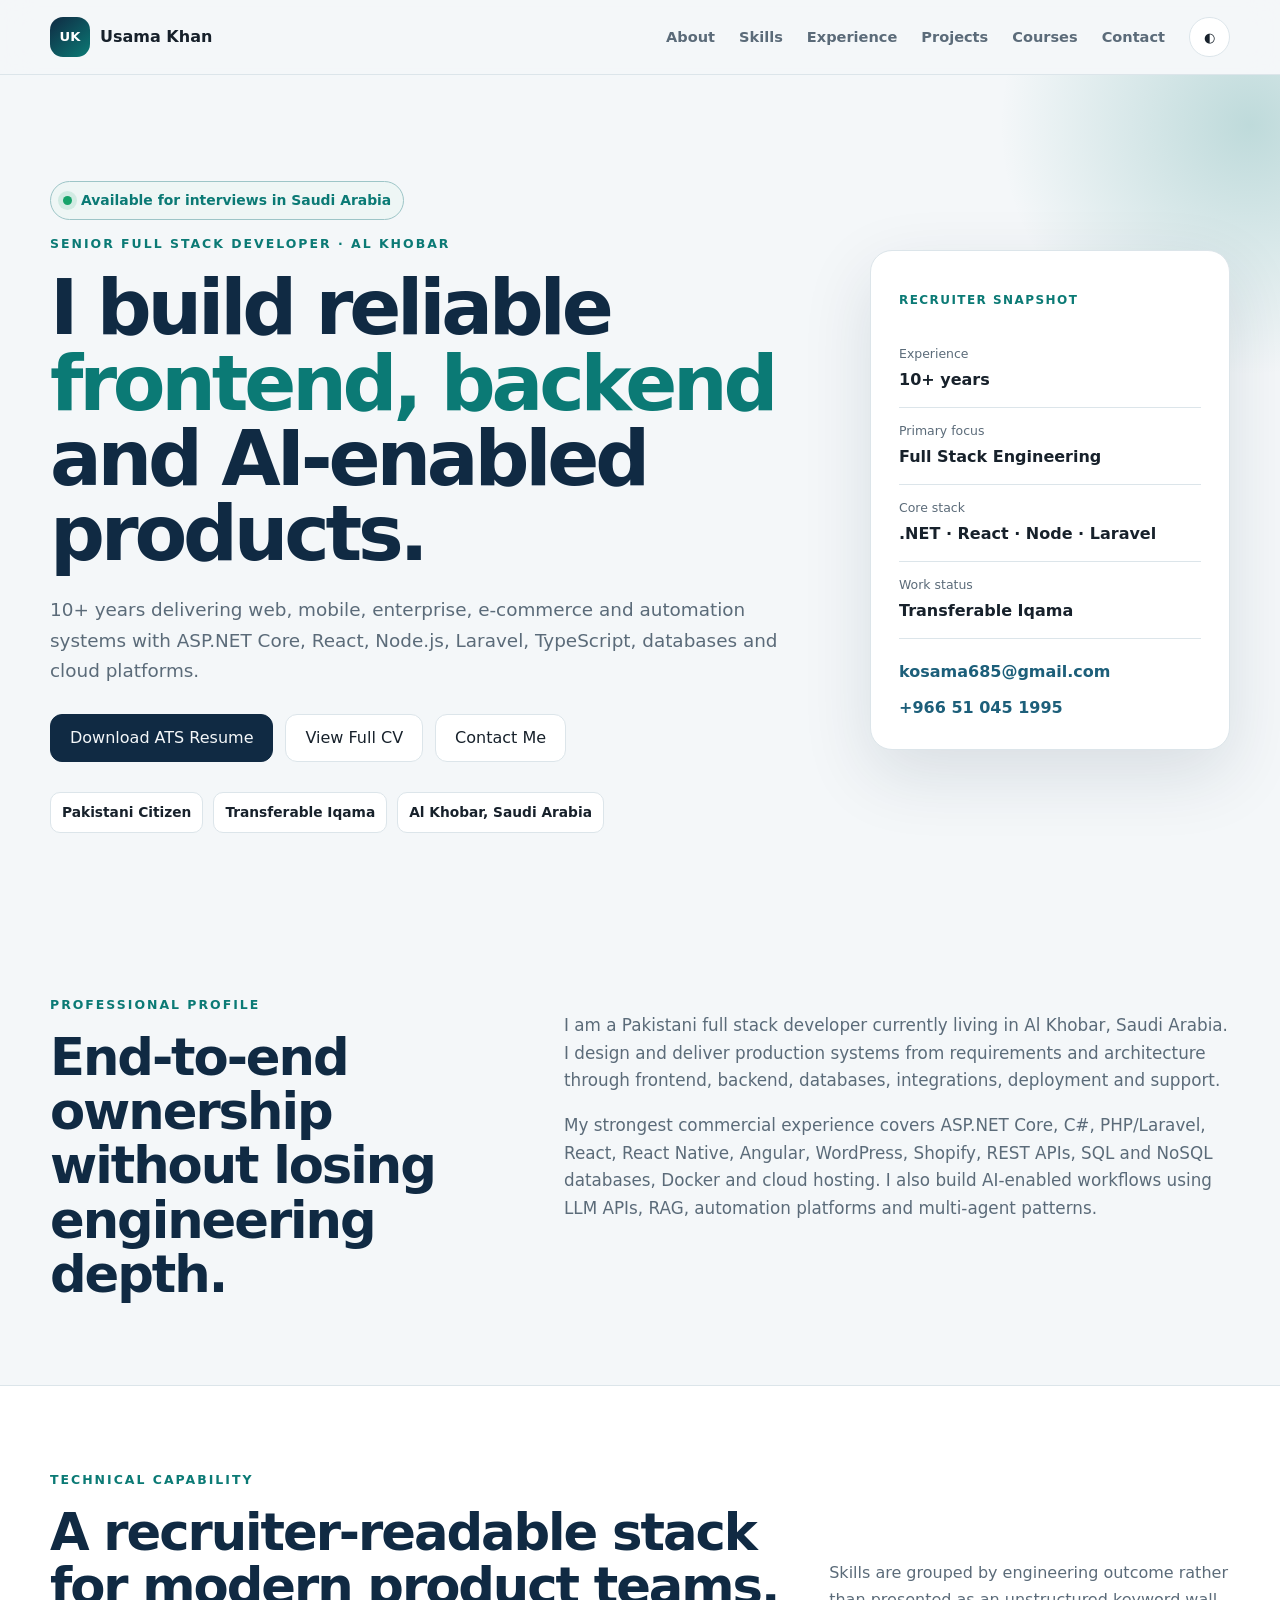
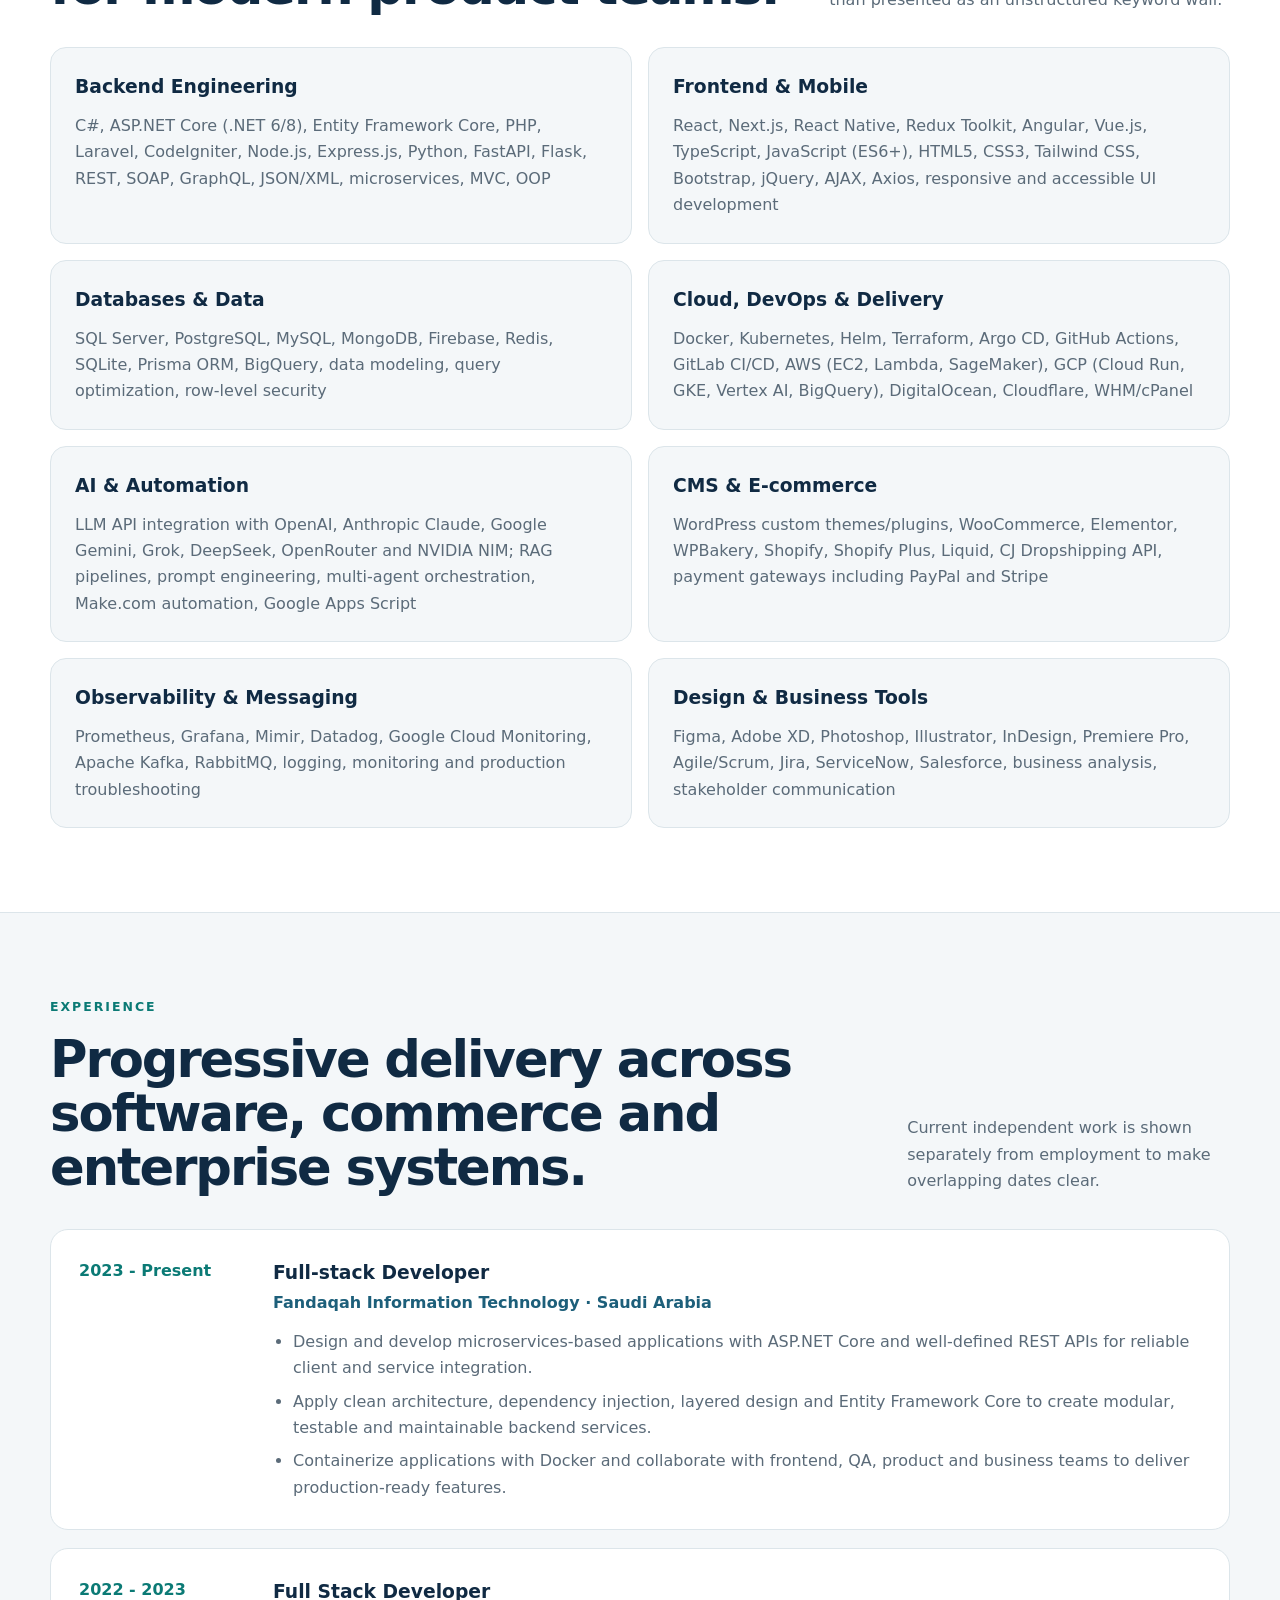
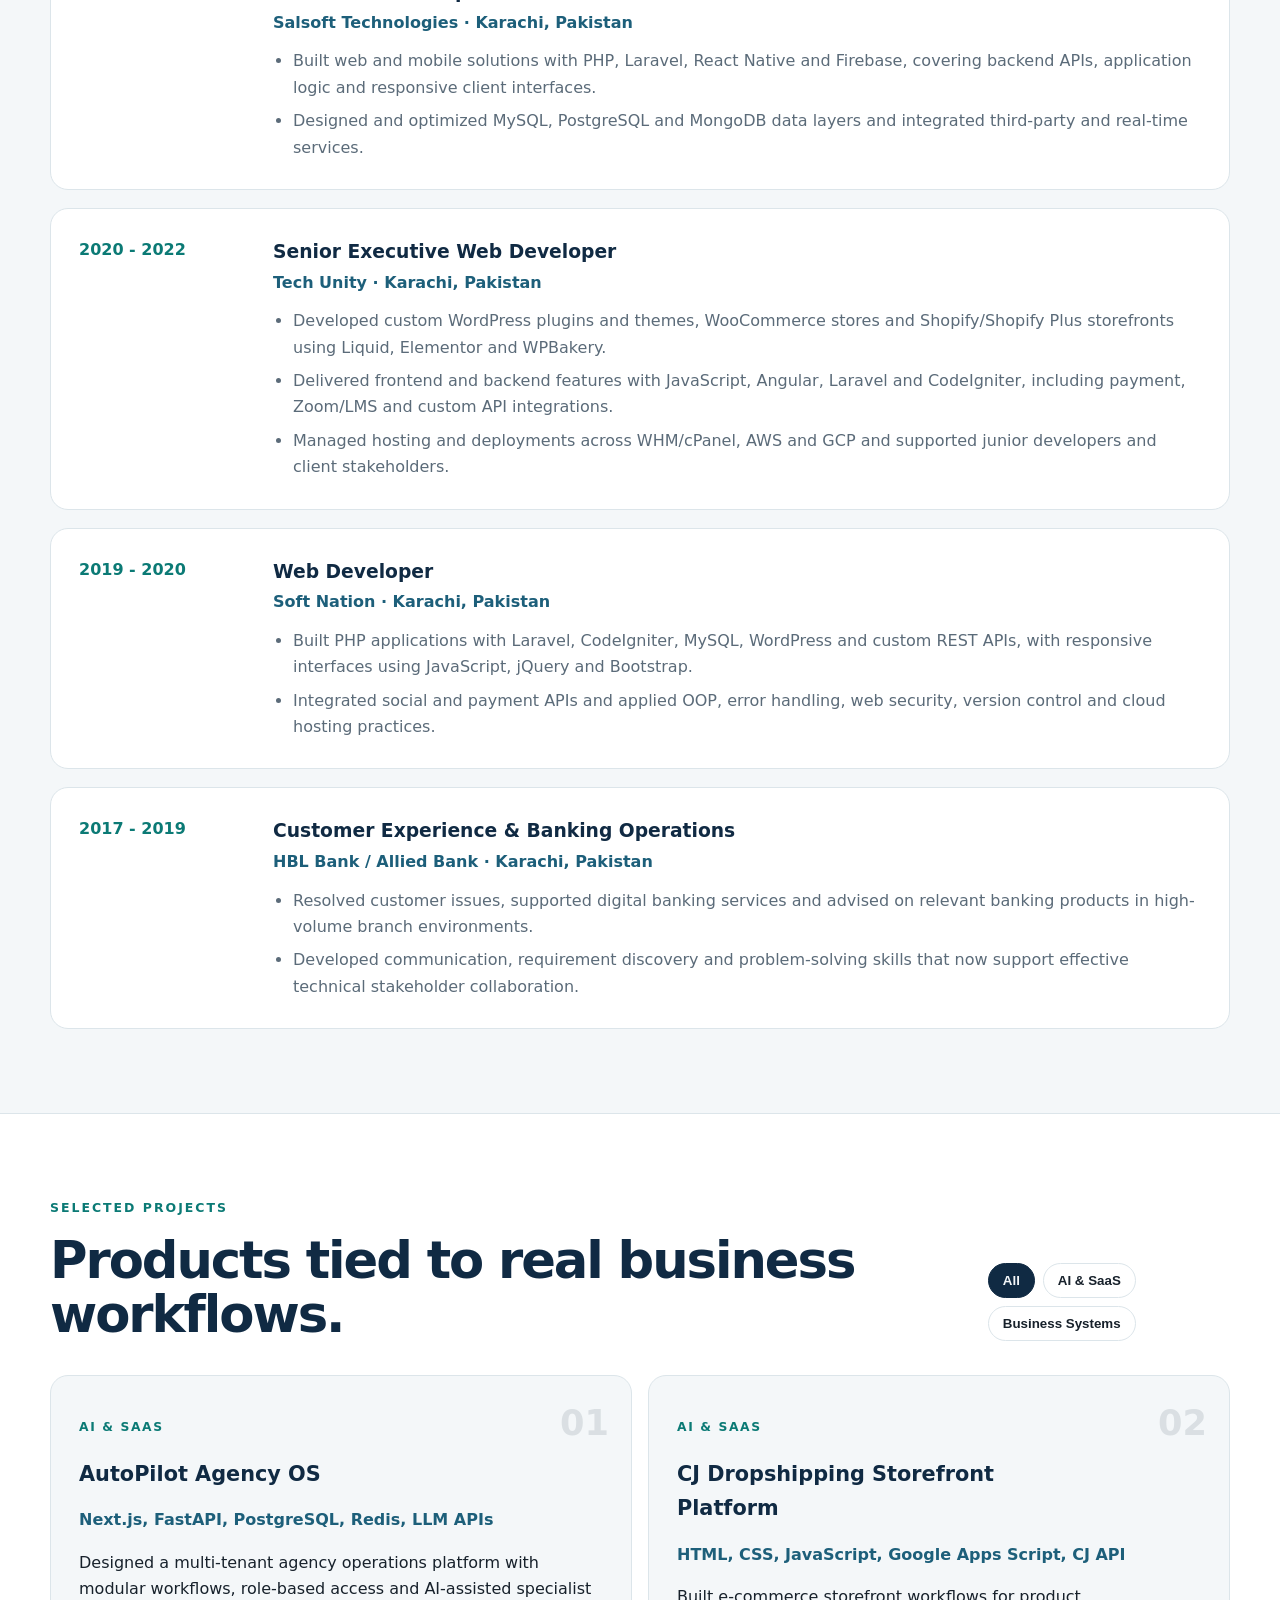
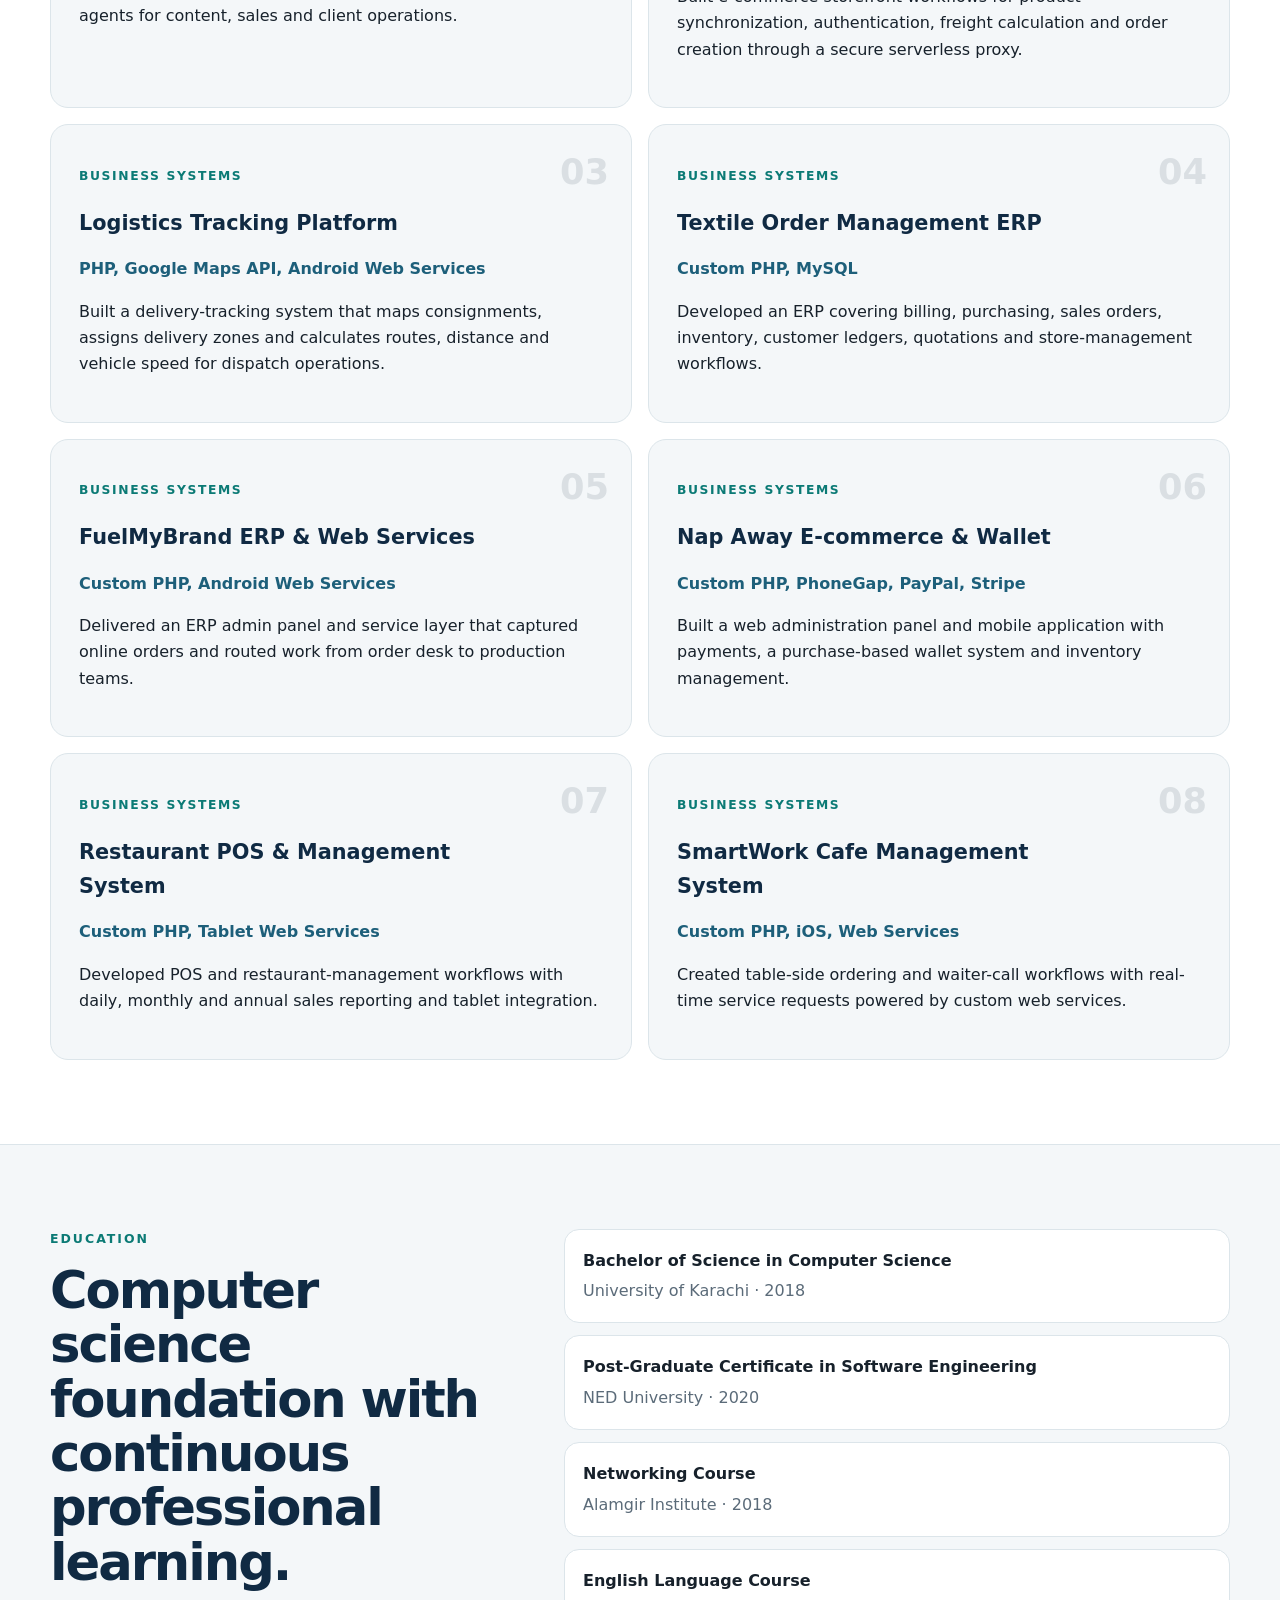
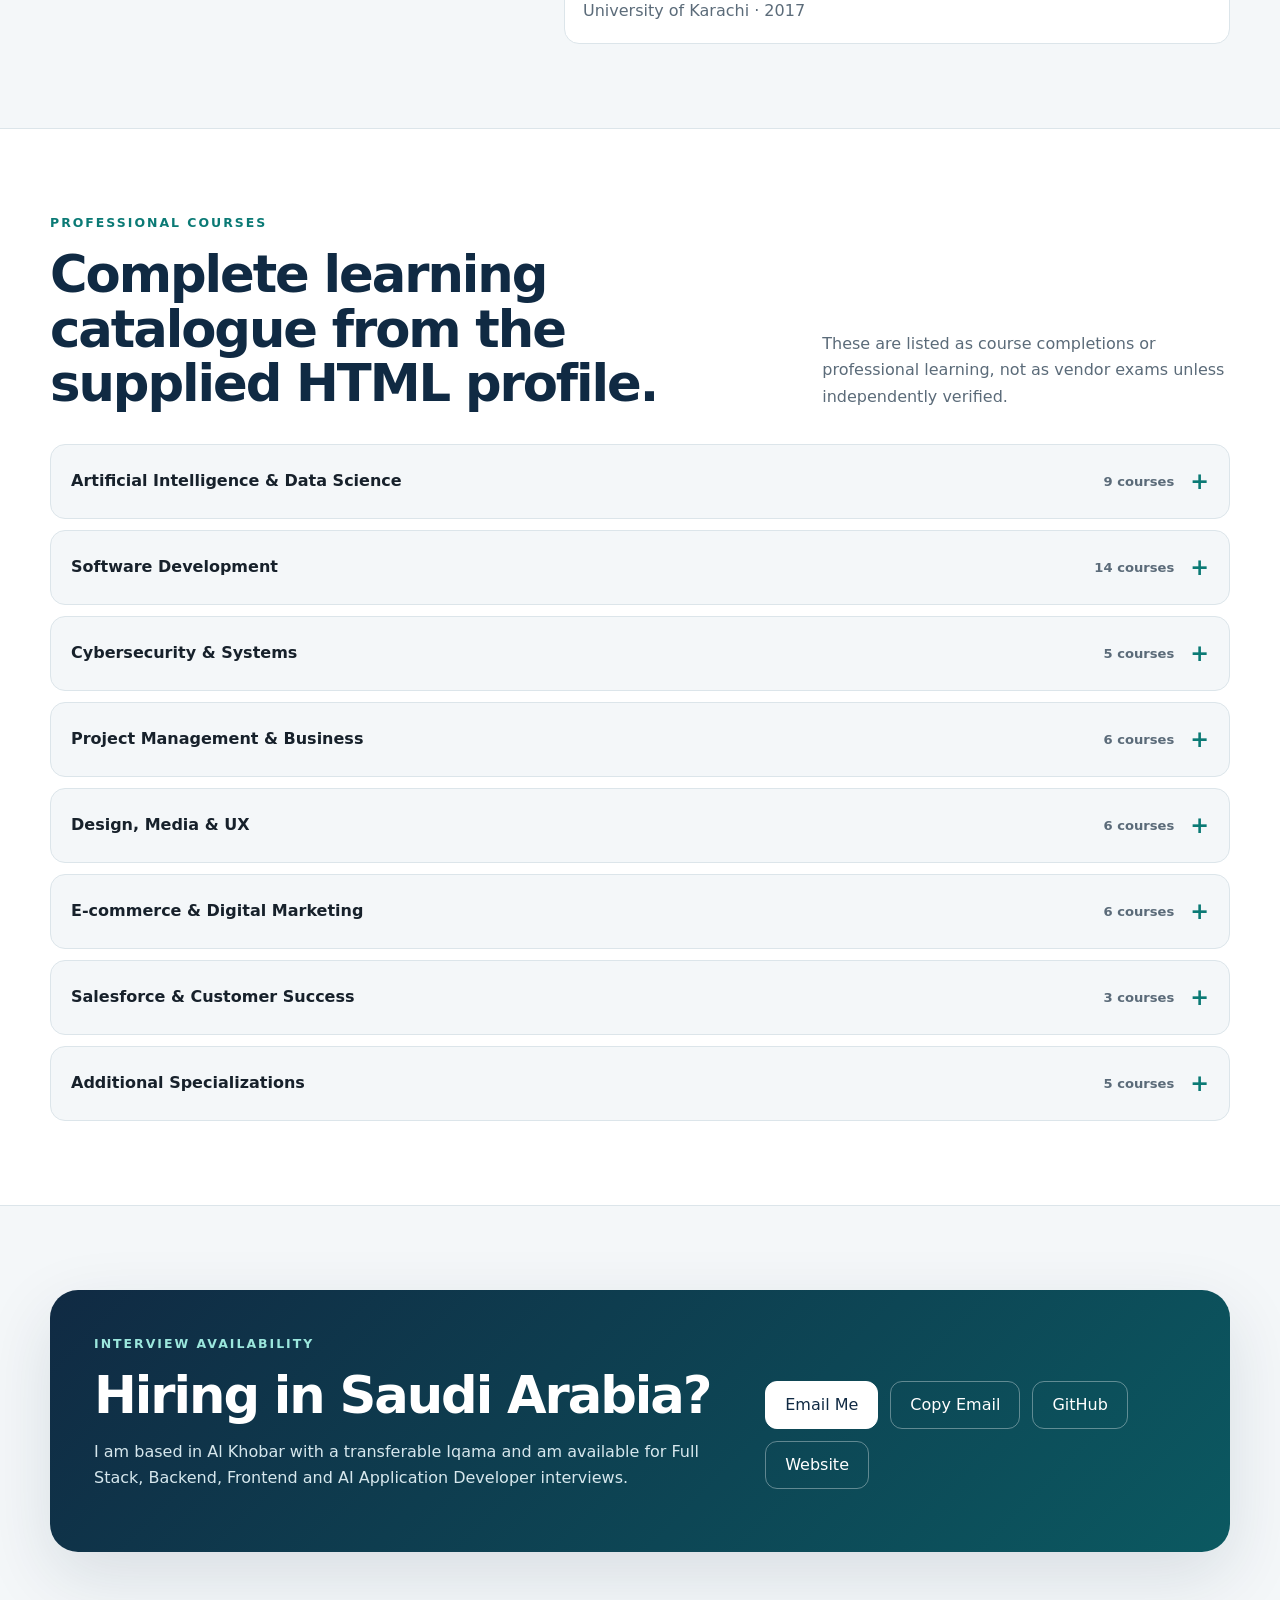
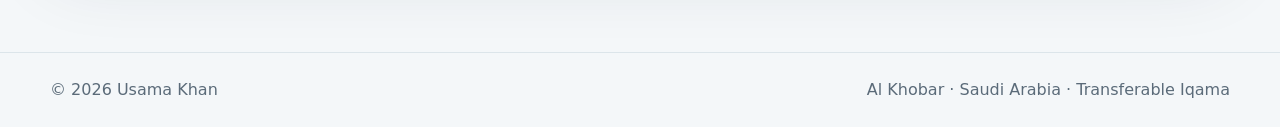
<file: index.html>
<!doctype html>
<html lang="en" data-theme="light">

<head>
  <meta charset="utf-8">
  <meta name="viewport" content="width=device-width,initial-scale=1">
  <title>Usama Khan | Senior Full Stack Developer in Al Khobar, Saudi Arabia</title>
  <meta name="description"
    content="Usama Khan is a Pakistani Senior Full Stack Developer based in Al Khobar, Saudi Arabia, with a transferable Iqama and 10+ years of experience in ASP.NET Core, React, Node.js, Laravel, cloud and AI-enabled applications.">
  <meta name="author" content="Usama Khan">
  <meta name="robots" content="index,follow,max-image-preview:large">
  <meta name="theme-color" content="#102a43">
  <link rel="canonical" href="https://bestwebdeveloper.org/">
  <link rel="stylesheet" href="styles.css">
  <meta property="og:type" content="profile">
  <meta property="og:title" content="Usama Khan | Senior Full Stack Developer">
  <meta property="og:description"
    content="Frontend, backend and AI-enabled application development. Based in Al Khobar with a transferable Iqama.">
  <meta property="og:url" content="https://bestwebdeveloper.org/">
  <script
    type="application/ld+json">{"@context": "https://schema.org", "@type": "Person", "name": "Usama Khan", "jobTitle": "Senior Full Stack Developer", "email": "mailto:kosama685@gmail.com", "telephone": "+966 51 045 1995", "url": "https://bestwebdeveloper.org", "sameAs": ["https://github.com/kosama685"], "nationality": {"@type": "Country", "name": "Pakistan"}, "address": {"@type": "PostalAddress", "addressLocality": "Al Khobar", "addressCountry": "SA"}, "knowsAbout": ["ASP.NET Core", "C#", "React", "Next.js", "Node.js", "Laravel", "PHP", "TypeScript", "JavaScript", "HTML5", "CSS3", "PostgreSQL", "SQL Server", "Docker", "AWS", "GCP", "AI application integration"]}</script>
</head>

<body>
  <a class="skip-link" href="#main">Skip to content</a>
  <header class="site-header">
    <div class="container nav-wrap"><a class="brand" href="#top"
        aria-label="Usama Khan home"><span>UK</span><strong>Usama Khan</strong></a><button id="menuBtn" class="menu-btn"
        aria-expanded="false" aria-controls="navLinks">Menu</button>
      <nav id="navLinks" class="nav-links"><a href="#about">About</a><a href="#skills">Skills</a><a
          href="#experience">Experience</a><a href="#projects">Projects</a><a href="#courses">Courses</a><a
          href="#contact">Contact</a></nav><button id="themeBtn" class="theme-btn"
        aria-label="Toggle color theme">◐</button>
    </div>
  </header>
  <main id="main">
    <section id="top" class="hero">
      <div class="container hero-grid">
        <div class="hero-copy reveal">
          <p class="availability"><span></span> Available for interviews in Saudi Arabia</p>
          <p class="eyebrow">Senior Full Stack Developer · Al Khobar</p>
          <h1>I build reliable <em>frontend, backend</em> and AI-enabled products.</h1>
          <p class="lead">10+ years delivering web, mobile, enterprise, e-commerce and automation systems with ASP.NET
            Core, React, Node.js, Laravel, TypeScript, databases and cloud platforms.</p>
          <div class="hero-actions"><a class="btn primary" href="Usama_Khan_ATS_Resume_KSA_2026.pdf">Download ATS
              Resume</a><a class="btn secondary" href="Usama_Khan_Full_CV_KSA_2026.pdf">View Full CV</a><a
              class="btn secondary" href="#contact">Contact Me</a></div>
          <div class="hero-meta"><span>Pakistani Citizen</span><span>Transferable Iqama</span><span>Al Khobar, Saudi
              Arabia</span></div>
        </div>
        <aside class="hero-card reveal">
          <p class="card-label">Recruiter snapshot</p>
          <dl>
            <div>
              <dt>Experience</dt>
              <dd>10+ years</dd>
            </div>
            <div>
              <dt>Primary focus</dt>
              <dd>Full Stack Engineering</dd>
            </div>
            <div>
              <dt>Core stack</dt>
              <dd>.NET · React · Node · Laravel</dd>
            </div>
            <div>
              <dt>Work status</dt>
              <dd>Transferable Iqama</dd>
            </div>
          </dl><a href="mailto:kosama685@gmail.com">kosama685@gmail.com</a><a href="tel:+966510451995">+966 51 045
            1995</a>
        </aside>
      </div>
    </section>
    <section id="about" class="section">
      <div class="container two-col">
        <div>
          <p class="eyebrow">Professional profile</p>
          <h2>End-to-end ownership without losing engineering depth.</h2>
        </div>
        <div class="prose">
          <p>I am a Pakistani full stack developer currently living in Al Khobar, Saudi Arabia. I design and deliver
            production systems from requirements and architecture through frontend, backend, databases, integrations,
            deployment and support.</p>
          <p>My strongest commercial experience covers ASP.NET Core, C#, PHP/Laravel, React, React Native, Angular,
            WordPress, Shopify, REST APIs, SQL and NoSQL databases, Docker and cloud hosting. I also build AI-enabled
            workflows using LLM APIs, RAG, automation platforms and multi-agent patterns.</p>
        </div>
      </div>
    </section>
    <section id="skills" class="section alt">
      <div class="container">
        <div class="section-head">
          <div>
            <p class="eyebrow">Technical capability</p>
            <h2>A recruiter-readable stack for modern product teams.</h2>
          </div>
          <p>Skills are grouped by engineering outcome rather than presented as an unstructured keyword wall.</p>
        </div>
        <div class="skill-grid">
          <article class="skill-card reveal">
            <h3>Backend Engineering</h3>
            <p>C#, ASP.NET Core (.NET 6/8), Entity Framework Core, PHP, Laravel, CodeIgniter, Node.js, Express.js,
              Python, FastAPI, Flask, REST, SOAP, GraphQL, JSON/XML, microservices, MVC, OOP</p>
          </article>
          <article class="skill-card reveal">
            <h3>Frontend &amp; Mobile</h3>
            <p>React, Next.js, React Native, Redux Toolkit, Angular, Vue.js, TypeScript, JavaScript (ES6+), HTML5, CSS3,
              Tailwind CSS, Bootstrap, jQuery, AJAX, Axios, responsive and accessible UI development</p>
          </article>
          <article class="skill-card reveal">
            <h3>Databases &amp; Data</h3>
            <p>SQL Server, PostgreSQL, MySQL, MongoDB, Firebase, Redis, SQLite, Prisma ORM, BigQuery, data modeling,
              query optimization, row-level security</p>
          </article>
          <article class="skill-card reveal">
            <h3>Cloud, DevOps &amp; Delivery</h3>
            <p>Docker, Kubernetes, Helm, Terraform, Argo CD, GitHub Actions, GitLab CI/CD, AWS (EC2, Lambda, SageMaker),
              GCP (Cloud Run, GKE, Vertex AI, BigQuery), DigitalOcean, Cloudflare, WHM/cPanel</p>
          </article>
          <article class="skill-card reveal">
            <h3>AI &amp; Automation</h3>
            <p>LLM API integration with OpenAI, Anthropic Claude, Google Gemini, Grok, DeepSeek, OpenRouter and NVIDIA
              NIM; RAG pipelines, prompt engineering, multi-agent orchestration, Make.com automation, Google Apps Script
            </p>
          </article>
          <article class="skill-card reveal">
            <h3>CMS &amp; E-commerce</h3>
            <p>WordPress custom themes/plugins, WooCommerce, Elementor, WPBakery, Shopify, Shopify Plus, Liquid, CJ
              Dropshipping API, payment gateways including PayPal and Stripe</p>
          </article>
          <article class="skill-card reveal">
            <h3>Observability &amp; Messaging</h3>
            <p>Prometheus, Grafana, Mimir, Datadog, Google Cloud Monitoring, Apache Kafka, RabbitMQ, logging, monitoring
              and production troubleshooting</p>
          </article>
          <article class="skill-card reveal">
            <h3>Design &amp; Business Tools</h3>
            <p>Figma, Adobe XD, Photoshop, Illustrator, InDesign, Premiere Pro, Agile/Scrum, Jira, ServiceNow,
              Salesforce, business analysis, stakeholder communication</p>
          </article>
        </div>
      </div>
    </section>
    <section id="experience" class="section">
      <div class="container">
        <div class="section-head">
          <div>
            <p class="eyebrow">Experience</p>
            <h2>Progressive delivery across software, commerce and enterprise systems.</h2>
          </div>
          <p>Current independent work is shown separately from employment to make overlapping dates clear.</p>
        </div>
        <div class="timeline">
          <!-- <article class="role reveal">
            <div class="role-date">2023 - Present</div>
            <div class="role-body">
              <h3>Founder &amp; Principal Full-Stack Developer</h3>
              <p class="company">Usama Digital Agency · Saudi Arabia / Remote</p>
              <ul>
                <li>Lead end-to-end delivery of full-stack web, e-commerce and AI-enabled automation products for
                  clients across Saudi Arabia, Pakistan and the United Kingdom, covering discovery, architecture,
                  development, deployment and support.</li>
                <li>Architected a multi-tenant SaaS platform using Next.js, FastAPI, PostgreSQL and Redis, with
                  role-based access, modular services and LLM-powered specialist workflows.</li>
                <li>Built CJ Dropshipping-integrated storefronts using HTML, CSS, JavaScript and Google Apps Script,
                  connecting authentication, product data, freight calculation and order creation.</li>
                <li>Delivered bilingual Arabic/English automation workflows for lead qualification, customer
                  communication and business outreach using WhatsApp APIs, Make.com and LLM services.</li>
              </ul>
            </div>
          </article> -->
          <article class="role reveal">
            <div class="role-date">2023 - Present</div>
            <div class="role-body">
              <h3>Full-stack Developer</h3>
              <p class="company">Fandaqah Information Technology · Saudi Arabia</p>
              <ul>
                <li>Design and develop microservices-based applications with ASP.NET Core and well-defined REST APIs for
                  reliable client and service integration.</li>
                <li>Apply clean architecture, dependency injection, layered design and Entity Framework Core to create
                  modular, testable and maintainable backend services.</li>
                <li>Containerize applications with Docker and collaborate with frontend, QA, product and business teams
                  to deliver production-ready features.</li>
              </ul>
            </div>
          </article>
          <article class="role reveal">
            <div class="role-date">2022 - 2023</div>
            <div class="role-body">
              <h3>Full Stack Developer</h3>
              <p class="company">Salsoft Technologies · Karachi, Pakistan</p>
              <ul>
                <li>Built web and mobile solutions with PHP, Laravel, React Native and Firebase, covering backend APIs,
                  application logic and responsive client interfaces.</li>
                <li>Designed and optimized MySQL, PostgreSQL and MongoDB data layers and integrated third-party and
                  real-time services.</li>
              </ul>
            </div>
          </article>
          <article class="role reveal">
            <div class="role-date">2020 - 2022</div>
            <div class="role-body">
              <h3>Senior Executive Web Developer</h3>
              <p class="company">Tech Unity · Karachi, Pakistan</p>
              <ul>
                <li>Developed custom WordPress plugins and themes, WooCommerce stores and Shopify/Shopify Plus
                  storefronts using Liquid, Elementor and WPBakery.</li>
                <li>Delivered frontend and backend features with JavaScript, Angular, Laravel and CodeIgniter, including
                  payment, Zoom/LMS and custom API integrations.</li>
                <li>Managed hosting and deployments across WHM/cPanel, AWS and GCP and supported junior developers and
                  client stakeholders.</li>
              </ul>
            </div>
          </article>
          <article class="role reveal">
            <div class="role-date">2019 - 2020</div>
            <div class="role-body">
              <h3>Web Developer</h3>
              <p class="company">Soft Nation · Karachi, Pakistan</p>
              <ul>
                <li>Built PHP applications with Laravel, CodeIgniter, MySQL, WordPress and custom REST APIs, with
                  responsive interfaces using JavaScript, jQuery and Bootstrap.</li>
                <li>Integrated social and payment APIs and applied OOP, error handling, web security, version control
                  and cloud hosting practices.</li>
              </ul>
            </div>
          </article>
          <article class="role reveal">
            <div class="role-date">2017 - 2019</div>
            <div class="role-body">
              <h3>Customer Experience &amp; Banking Operations</h3>
              <p class="company">HBL Bank / Allied Bank · Karachi, Pakistan</p>
              <ul>
                <li>Resolved customer issues, supported digital banking services and advised on relevant banking
                  products in high-volume branch environments.</li>
                <li>Developed communication, requirement discovery and problem-solving skills that now support effective
                  technical stakeholder collaboration.</li>
              </ul>
            </div>
          </article>
        </div>
      </div>
    </section>
    <section id="projects" class="section alt">
      <div class="container">
        <div class="section-head">
          <div>
            <p class="eyebrow">Selected projects</p>
            <h2>Products tied to real business workflows.</h2>
          </div>
          <div class="filters"><button class="filter active" data-filter="All">All</button><button class="filter"
              data-filter="AI & SaaS">AI & SaaS</button><button class="filter" data-filter="Business Systems">Business
              Systems</button></div>
        </div>
        <div class="project-grid">
          <article class="project-card reveal" data-category="AI & SaaS">
            <div class="project-number">01</div>
            <p class="project-type">AI & SaaS</p>
            <h3>AutoPilot Agency OS</h3>
            <p class="project-stack">Next.js, FastAPI, PostgreSQL, Redis, LLM APIs</p>
            <p>Designed a multi-tenant agency operations platform with modular workflows, role-based access and
              AI-assisted specialist agents for content, sales and client operations.</p>
          </article>
          <article class="project-card reveal" data-category="AI & SaaS">
            <div class="project-number">02</div>
            <p class="project-type">AI & SaaS</p>
            <h3>CJ Dropshipping Storefront Platform</h3>
            <p class="project-stack">HTML, CSS, JavaScript, Google Apps Script, CJ API</p>
            <p>Built e-commerce storefront workflows for product synchronization, authentication, freight calculation
              and order creation through a secure serverless proxy.</p>
          </article>
          <article class="project-card reveal" data-category="Business Systems">
            <div class="project-number">03</div>
            <p class="project-type">Business Systems</p>
            <h3>Logistics Tracking Platform</h3>
            <p class="project-stack">PHP, Google Maps API, Android Web Services</p>
            <p>Built a delivery-tracking system that maps consignments, assigns delivery zones and calculates routes,
              distance and vehicle speed for dispatch operations.</p>
          </article>
          <article class="project-card reveal" data-category="Business Systems">
            <div class="project-number">04</div>
            <p class="project-type">Business Systems</p>
            <h3>Textile Order Management ERP</h3>
            <p class="project-stack">Custom PHP, MySQL</p>
            <p>Developed an ERP covering billing, purchasing, sales orders, inventory, customer ledgers, quotations and
              store-management workflows.</p>
          </article>
          <article class="project-card reveal" data-category="Business Systems">
            <div class="project-number">05</div>
            <p class="project-type">Business Systems</p>
            <h3>FuelMyBrand ERP &amp; Web Services</h3>
            <p class="project-stack">Custom PHP, Android Web Services</p>
            <p>Delivered an ERP admin panel and service layer that captured online orders and routed work from order
              desk to production teams.</p>
          </article>
          <article class="project-card reveal" data-category="Business Systems">
            <div class="project-number">06</div>
            <p class="project-type">Business Systems</p>
            <h3>Nap Away E-commerce &amp; Wallet</h3>
            <p class="project-stack">Custom PHP, PhoneGap, PayPal, Stripe</p>
            <p>Built a web administration panel and mobile application with payments, a purchase-based wallet system and
              inventory management.</p>
          </article>
          <article class="project-card reveal" data-category="Business Systems">
            <div class="project-number">07</div>
            <p class="project-type">Business Systems</p>
            <h3>Restaurant POS &amp; Management System</h3>
            <p class="project-stack">Custom PHP, Tablet Web Services</p>
            <p>Developed POS and restaurant-management workflows with daily, monthly and annual sales reporting and
              tablet integration.</p>
          </article>
          <article class="project-card reveal" data-category="Business Systems">
            <div class="project-number">08</div>
            <p class="project-type">Business Systems</p>
            <h3>SmartWork Cafe Management System</h3>
            <p class="project-stack">Custom PHP, iOS, Web Services</p>
            <p>Created table-side ordering and waiter-call workflows with real-time service requests powered by custom
              web services.</p>
          </article>
        </div>
      </div>
    </section>
    <section id="education" class="section">
      <div class="container two-col">
        <div>
          <p class="eyebrow">Education</p>
          <h2>Computer science foundation with continuous professional learning.</h2>
        </div>
        <div class="credential-list">
          <article><strong>Bachelor of Science in Computer Science</strong><span>University of Karachi · 2018</span>
          </article>
          <article><strong>Post-Graduate Certificate in Software Engineering</strong><span>NED University · 2020</span>
          </article>
          <article><strong>Networking Course</strong><span>Alamgir Institute · 2018</span></article>
          <article><strong>English Language Course</strong><span>University of Karachi · 2017</span></article>
        </div>
      </div>
    </section>
    <section id="courses" class="section alt">
      <div class="container">
        <div class="section-head">
          <div>
            <p class="eyebrow">Professional courses</p>
            <h2>Complete learning catalogue from the supplied HTML profile.</h2>
          </div>
          <p>These are listed as course completions or professional learning, not as vendor exams unless independently
            verified.</p>
        </div>
        <div class="course-accordion">
          <section class="course-group">
            <button class="course-toggle" type="button" aria-expanded="false"><span>Artificial Intelligence &amp; Data
                Science</span><span class="count">9 courses</span><span class="chevron">+</span></button>
            <div class="course-panel">
              <ul>
                <li>AI for Managers - Microsoft &amp; LinkedIn Learning</li>
                <li>AI for Leaders - Microsoft &amp; LinkedIn Learning</li>
                <li>Anaconda Python for Data Science Professional - Microsoft &amp; LinkedIn Learning</li>
                <li>Generative AI Skills - Microsoft &amp; LinkedIn Learning</li>
                <li>Generative AI - Microsoft &amp; LinkedIn Learning</li>
                <li>AI and Data Science for SQL: Beginner to Advanced - LinkedIn Learning</li>
                <li>Hands-On AI: Building LLM-Powered Apps - LinkedIn Learning</li>
                <li>What Is Generative AI - LinkedIn Learning</li>
                <li>Python Professional Certificate - OpenEDG</li>
              </ul>
            </div>
          </section>
          <section class="course-group">
            <button class="course-toggle" type="button" aria-expanded="false"><span>Software Development</span><span
                class="count">14 courses</span><span class="chevron">+</span></button>
            <div class="course-panel">
              <ul>
                <li>Full-Stack Web Developer - LinkedIn Learning</li>
                <li>Blockchain: Learning Solidity - LinkedIn Learning</li>
                <li>Build Spring Boot Apps with Kotlin - LinkedIn Learning</li>
                <li>Building Angular and ASP.NET Web API Apps - LinkedIn Learning</li>
                <li>C++ Development: Advanced, Lambda Expressions - LinkedIn Learning</li>
                <li>C++ Programming Professional Certificate - OpenEDG</li>
                <li>Full-Stack Web Applications with Rust and Leptos - LinkedIn Learning</li>
                <li>Full-Stack JavaScript, MongoDB, Node, and React - LinkedIn Learning</li>
                <li>Kotlin Essential Training - LinkedIn Learning</li>
                <li>Rust Web Frameworks: Actix, Rocket, Warp, Tide - LinkedIn Learning</li>
                <li>Creating Spring Boot Microservices - LinkedIn Learning</li>
                <li>Vue.js: Creating and Hosting a Full-Stack Site - LinkedIn Learning</li>
                <li>Make SwiftUI Playgrounds Applications - LinkedIn Learning</li>
                <li>SwiftData Essential Training - LinkedIn Learning</li>
              </ul>
            </div>
          </section>
          <section class="course-group">
            <button class="course-toggle" type="button" aria-expanded="false"><span>Cybersecurity &amp;
                Systems</span><span class="count">5 courses</span><span class="chevron">+</span></button>
            <div class="course-panel">
              <ul>
                <li>Become an Ethical Hacker - LinkedIn Learning</li>
                <li>Cybersecurity - Microsoft &amp; LinkedIn Learning</li>
                <li>Cert Prep: ISC2 Certified in Cybersecurity - LinkedIn Learning</li>
                <li>Microsoft Azure Security Technologies (AZ-500) - LinkedIn Learning course</li>
                <li>System Administration - Microsoft &amp; LinkedIn Learning</li>
              </ul>
            </div>
          </section>
          <section class="course-group">
            <button class="course-toggle" type="button" aria-expanded="false"><span>Project Management &amp;
                Business</span><span class="count">6 courses</span><span class="chevron">+</span></button>
            <div class="course-panel">
              <ul>
                <li>Atlassian Agile Project Management Professional - LinkedIn Learning</li>
                <li>Project Management - Microsoft &amp; LinkedIn Learning</li>
                <li>Business Analysis - Microsoft &amp; LinkedIn Learning</li>
                <li>Administrative Assistance - Microsoft &amp; LinkedIn Learning</li>
                <li>Copilot for Productivity - Microsoft &amp; LinkedIn Learning</li>
                <li>ServiceNow IT Leadership Professional Certificate - LinkedIn Learning</li>
              </ul>
            </div>
          </section>
          <section class="course-group">
            <button class="course-toggle" type="button" aria-expanded="false"><span>Design, Media &amp; UX</span><span
                class="count">6 courses</span><span class="chevron">+</span></button>
            <div class="course-panel">
              <ul>
                <li>Adobe Illustrator Professional Certificate - LinkedIn Learning</li>
                <li>Adobe InDesign Professional Certificate - LinkedIn Learning</li>
                <li>Adobe Photoshop Professional Certificate - LinkedIn Learning</li>
                <li>Adobe Premiere Pro Professional Certificate - LinkedIn Learning</li>
                <li>Design User Experiences with Figma - LinkedIn Learning</li>
                <li>Custom Theme Building with Elementor Pro - LinkedIn Learning</li>
              </ul>
            </div>
          </section>
          <section class="course-group">
            <button class="course-toggle" type="button" aria-expanded="false"><span>E-commerce &amp; Digital
                Marketing</span><span class="count">6 courses</span><span class="chevron">+</span></button>
            <div class="course-panel">
              <ul>
                <li>Shopify Essential Training - LinkedIn Learning</li>
                <li>Magento Community Edition 2 Essential Training - LinkedIn Learning</li>
                <li>Learning PPC with Google Ads - LinkedIn Learning</li>
                <li>Digital Advertising 101 - SEMrush Academy</li>
                <li>Social Media Marketing Professional Certificate - Hootsuite / LinkedIn Learning</li>
                <li>Mastering YouTube Search Trends &amp; SEO Strategies - SEMrush Academy</li>
              </ul>
            </div>
          </section>
          <section class="course-group">
            <button class="course-toggle" type="button" aria-expanded="false"><span>Salesforce &amp; Customer
                Success</span><span class="count">3 courses</span><span class="chevron">+</span></button>
            <div class="course-panel">
              <ul>
                <li>Cert Prep: Salesforce Certified Administrator - LinkedIn Learning</li>
                <li>Zendesk Customer Service Professional Certificate - LinkedIn Learning</li>
                <li>Salesforce Essential Training - LinkedIn Learning</li>
              </ul>
            </div>
          </section>
          <section class="course-group">
            <button class="course-toggle" type="button" aria-expanded="false"><span>Additional
                Specializations</span><span class="count">5 courses</span><span class="chevron">+</span></button>
            <div class="course-panel">
              <ul>
                <li>GitHub Professional Certificate - LinkedIn Learning</li>
                <li>Sustainable Tech - Microsoft &amp; LinkedIn Learning</li>
                <li>Prepare for the Google Cloud Digital Leader Certification - LinkedIn Learning</li>
                <li>Twilio Programmable Messaging and Voice Professional Certificate - LinkedIn Learning</li>
                <li>Web3 Design and Security Essentials - LinkedIn Learning</li>
              </ul>
            </div>
          </section>
        </div>
      </div>
    </section>
    <section id="contact" class="section contact">
      <div class="container contact-card reveal">
        <div>
          <p class="eyebrow">Interview availability</p>
          <h2>Hiring in Saudi Arabia?</h2>
          <p>I am based in Al Khobar with a transferable Iqama and am available for Full Stack, Backend, Frontend and AI
            Application Developer interviews.</p>
        </div>
        <div class="contact-actions"><a class="btn primary" href="mailto:kosama685@gmail.com">Email Me</a><button
            id="copyEmail" class="btn secondary" data-email="kosama685@gmail.com">Copy Email</button><a
            class="btn secondary" href="https://github.com/kosama685" target="_blank" rel="noopener">GitHub</a><a
            class="btn secondary" href="https://bestwebdeveloper.org" target="_blank" rel="noopener">Website</a></div>
      </div>
    </section>
  </main>
  <footer>
    <div class="container footer-row"><span>© 2026 Usama Khan</span><span>Al Khobar · Saudi Arabia · Transferable
        Iqama</span></div>
  </footer>
  <div id="toast" class="toast" role="status" aria-live="polite">Email copied</div>
  <script src="app.js" defer></script>
</body>

</html>
</file>
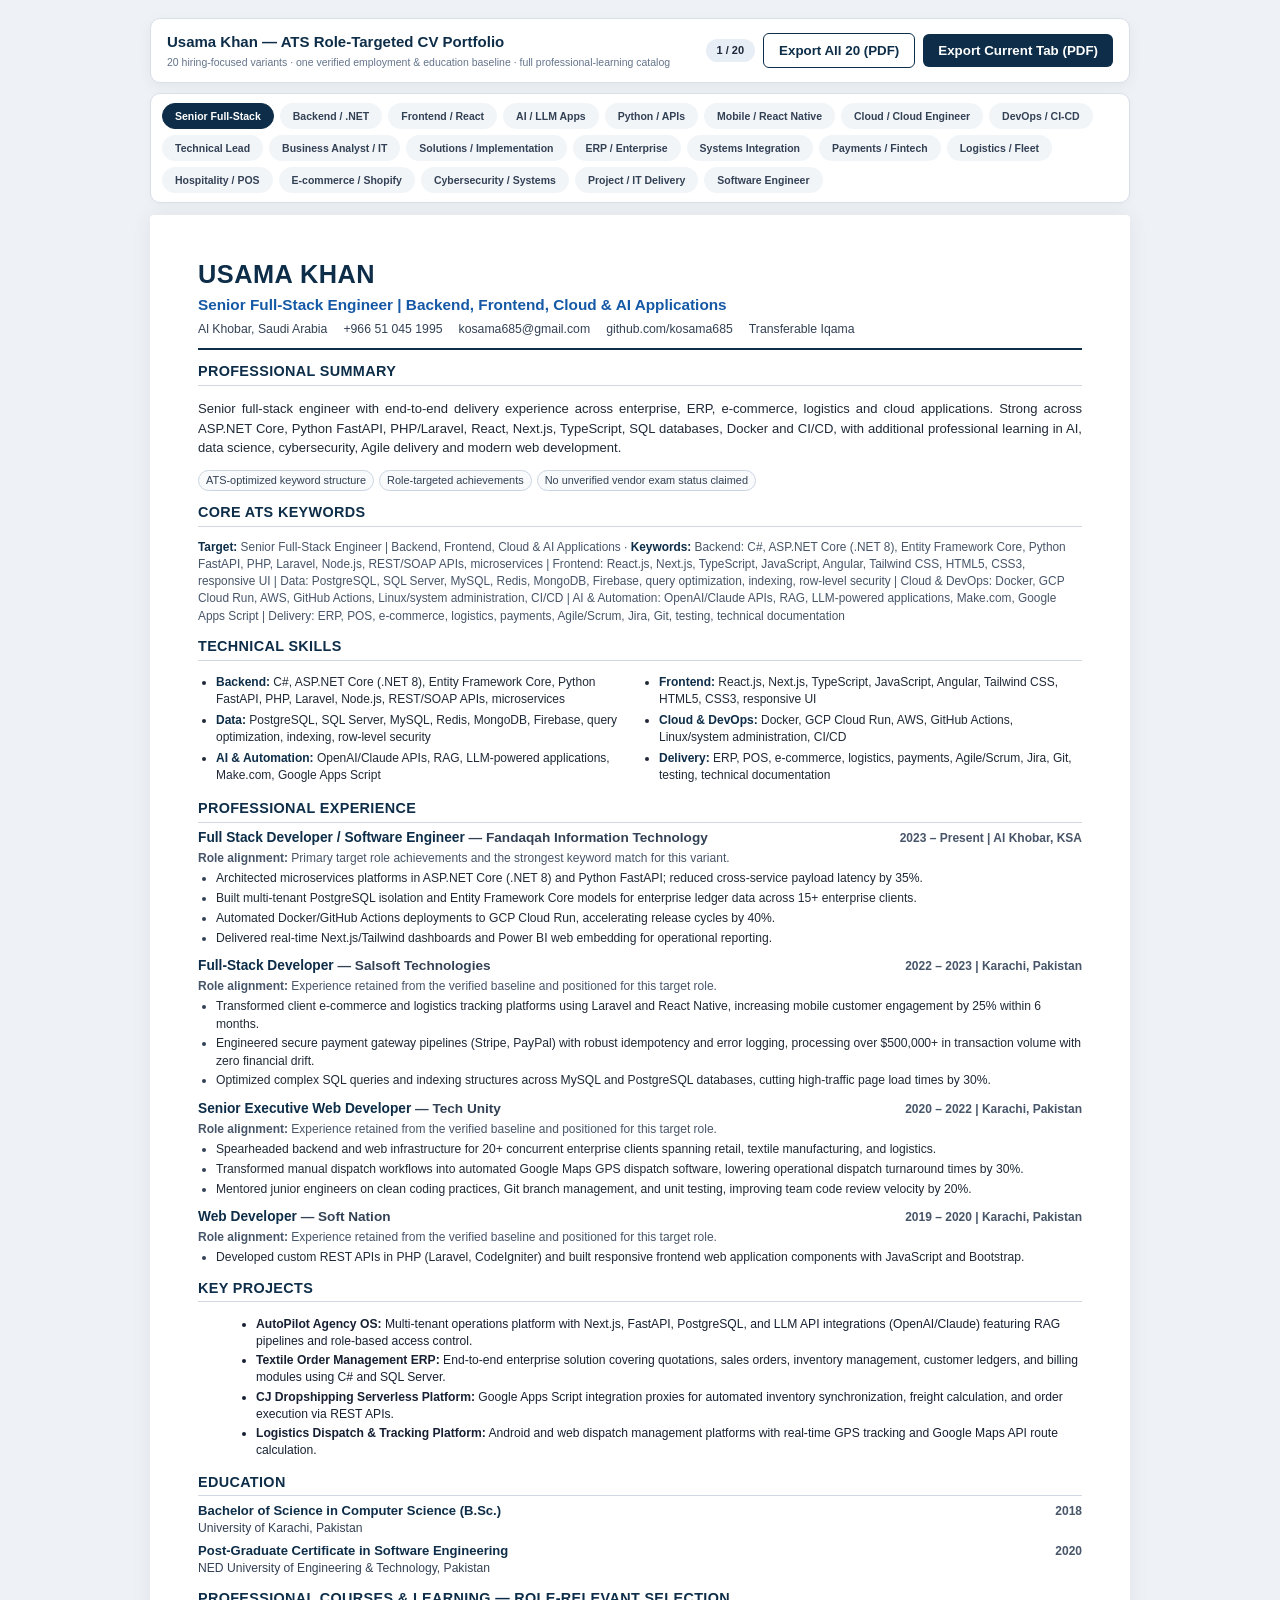
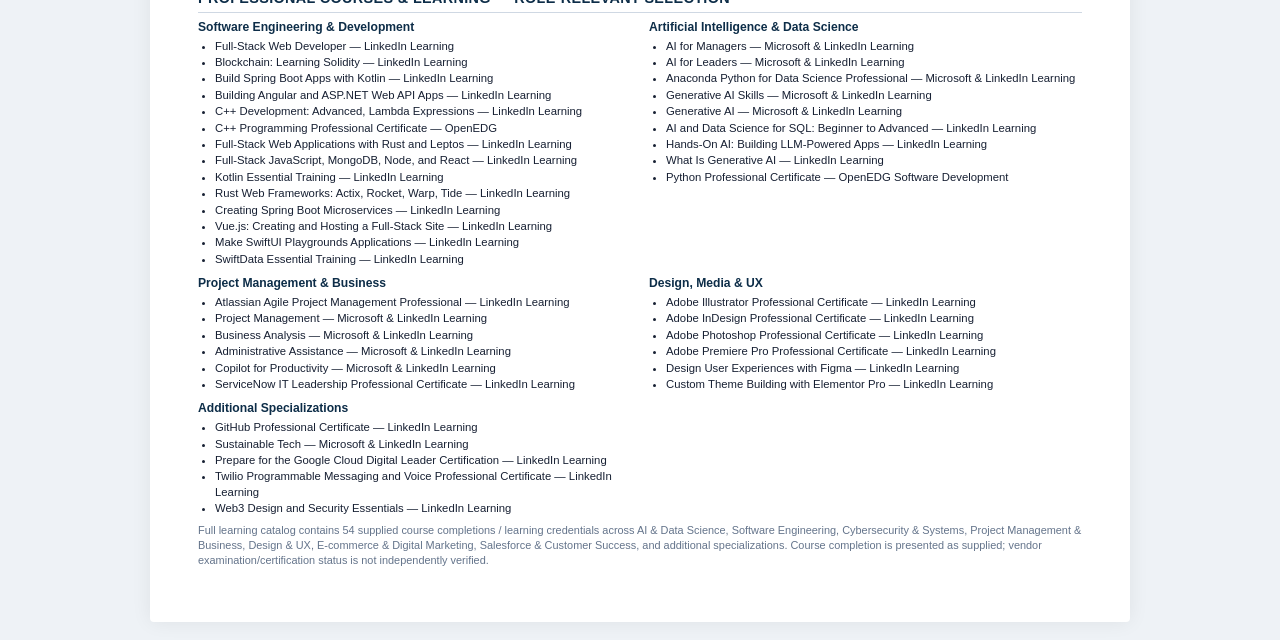
<file: all-cv.html>
<!DOCTYPE html>
<html lang="en">
<head>
<meta charset="UTF-8">
<meta name="viewport" content="width=device-width, initial-scale=1.0">
<meta name="robots" content="noindex, nofollow">
<title>Usama Khan | ATS-Optimized Role-Targeted CV Portfolio | 2026</title>
<style>
*{box-sizing:border-box}body{font-family:Arial,"Helvetica Neue",Helvetica,sans-serif;font-size:10.2pt;line-height:1.38;color:#172033;background:#eef2f6;margin:0;padding:18px}
.toolbar,.tab-strip,.cv-container{max-width:980px;margin-left:auto;margin-right:auto}.toolbar{background:#fff;border:1px solid #d8e0ea;border-radius:10px;padding:13px 16px;margin-bottom:10px;display:flex;align-items:center;justify-content:space-between;gap:12px;box-shadow:0 4px 14px rgba(0,0,0,.05)}
.toolbar-title{font-size:15px;font-weight:700;color:#0d2d48}.toolbar-sub{font-size:10.5px;color:#64748b;margin-top:2px}.toolbar-actions{display:flex;align-items:center;gap:8px}.count-badge{background:#e8eef5;color:#1e293b;border-radius:99px;padding:4px 11px;font-size:11px;font-weight:700}.export-btn{background:#0d2d48;color:#fff;border:0;padding:9px 15px;border-radius:6px;font-weight:700;cursor:pointer;white-space:nowrap}.export-btn:hover{background:#173f60}.export-btn.secondary{background:#fff;color:#0d2d48;border:1px solid #0d2d48}.export-btn.secondary:hover{background:#f2f5f8}
#allContainer{display:none}
.tab-strip{display:flex;flex-wrap:wrap;gap:6px;background:#fff;border:1px solid #d8e0ea;border-radius:10px;padding:9px 11px;margin-bottom:12px;box-shadow:0 2px 8px rgba(0,0,0,.03)}.tab-btn{background:#f2f5f8;border:1px solid transparent;color:#334155;padding:6px 12px;border-radius:20px;font-size:10.5px;font-weight:700;cursor:pointer;white-space:nowrap}.tab-btn.active{background:#0d2d48;color:#fff;border-color:#0d2d48}
.cv-container{background:#fff;padding:.44in .50in;box-shadow:0 0 20px rgba(0,0,0,.07);border-radius:4px}.cv-header{border-bottom:2px solid #0d2d48;padding-bottom:10px;margin-bottom:12px}.cv-name{font-size:19pt;font-weight:800;color:#0d2d48;text-transform:uppercase;letter-spacing:.5px}.cv-target-title{font-size:11.5pt;font-weight:800;color:#1559a6;margin-top:2px;margin-bottom:6px}.cv-contact{display:flex;flex-wrap:wrap;gap:5px 16px;color:#334155;font-size:9.2pt}.cv-contact span{display:inline-block}
.cv-section{margin-bottom:12px}.cv-section-title{font-size:10.8pt;font-weight:800;color:#0d2d48;text-transform:uppercase;border-bottom:1px solid #cfd8e3;padding-bottom:3px;margin-bottom:6px;letter-spacing:.35px}.cv-summary{font-size:9.8pt;line-height:1.47;color:#1f2937;text-align:justify}.cv-keywords{font-size:8.9pt;color:#475569;line-height:1.45}.cv-keywords strong{color:#0d2d48}.cv-skills{display:grid;grid-template-columns:1fr 1fr;gap:3px 20px;padding-left:18px}.cv-skills li{font-size:9pt;margin-bottom:2px;color:#1f2937}.cv-skills .cat{font-weight:800;color:#0d2d48}.cv-job{margin-bottom:10px;page-break-inside:avoid}.cv-job-header{display:flex;justify-content:space-between;gap:10px;align-items:baseline}.cv-job-title{font-weight:800;color:#0d2d48;font-size:10.3pt}.cv-job-company{font-weight:700;color:#334155}.cv-job-meta{font-size:9pt;font-weight:700;color:#475569;white-space:nowrap}.cv-role-focus{font-size:9pt;color:#475569;margin:2px 0 2px 0}.cv-bullets{margin:4px 0 0 18px;padding:0}.cv-bullets li{font-size:9.1pt;line-height:1.42;margin-bottom:2.5px;color:#1f2937}.cv-bullets li::marker{color:#334155}.cv-projects{margin-left:18px}.cv-projects li{font-size:9.1pt;margin-bottom:3px}.cv-edu-item{margin-bottom:5px}.cv-edu-degree{font-size:9.8pt;font-weight:800;color:#0d2d48}.cv-edu-inst{font-size:9.1pt;color:#334155}.cv-course-groups{display:grid;grid-template-columns:1fr 1fr;gap:7px 18px}.course-group h3{font-size:9.1pt;margin:0 0 3px;color:#0d2d48}.course-group ul{margin:0;padding-left:17px}.course-group li{font-size:8.5pt;line-height:1.36;margin-bottom:1px}.cv-note{font-size:8.2pt;color:#64748b;margin-top:5px}
.badge-row{display:flex;flex-wrap:wrap;gap:5px;margin-top:6px}.badge{font-size:8.2pt;border:1px solid #cbd5e1;border-radius:12px;padding:2px 7px;color:#334155;background:#f8fafc}
@media print{body{background:#fff;padding:0}.toolbar,.tab-strip{display:none!important}.cv-container{max-width:100%;margin:0;box-shadow:none;border-radius:0;padding:.30in .45in}@page{size:A4 portrait;margin:.30in .45in}.cv-section,.cv-job{page-break-inside:avoid}.cv-skills,.cv-course-groups{grid-template-columns:1fr 1fr}.cv-header{margin-bottom:9px}.cv-section{margin-bottom:9px}
 body.printing-all #cvContainer{display:none!important}
 body.printing-all #allContainer{display:block!important}
 body.printing-all #allContainer .cv-container{max-width:100%;margin:0;box-shadow:none;border-radius:0;padding:.30in .45in}
 body.printing-all #allContainer .print-page{page-break-after:always}
 body.printing-all #allContainer .print-page:last-child{page-break-after:auto}
}
@media(max-width:760px){body{padding:8px}.toolbar{flex-direction:column;align-items:stretch}.cv-container{padding:.28in .25in}.cv-skills,.cv-course-groups{grid-template-columns:1fr}.cv-job-header{flex-direction:column;gap:2px}.cv-job-meta{white-space:normal}}
</style>
</head>
<body>
<div class="toolbar">
  <div><div class="toolbar-title">Usama Khan — ATS Role-Targeted CV Portfolio</div><div class="toolbar-sub">20 hiring-focused variants · one verified employment & education baseline · full professional-learning catalog</div></div>
  <div class="toolbar-actions"><span class="count-badge" id="variantCounter">1 / 20</span><button class="export-btn secondary" onclick="exportAll()">Export All 20 (PDF)</button><button class="export-btn" onclick="window.print()">Export Current Tab (PDF)</button></div>
</div>
<div class="tab-strip" id="tabStrip"></div>
<div class="cv-container" id="cvContainer"></div>
<div id="allContainer"></div>
<script>
const BASELINE={
 name:'Usama Khan',
 contact:['Al Khobar, Saudi Arabia','+966 51 045 1995','kosama685@gmail.com','github.com/kosama685','Transferable Iqama'],
 education:[
  {degree:'Bachelor of Science in Computer Science (B.Sc.)',inst:'University of Karachi, Pakistan',year:'2018'},
  {degree:'Post-Graduate Certificate in Software Engineering',inst:'NED University of Engineering & Technology, Pakistan',year:'2020'}
 ],
 jobs:[
  {title:'Full Stack Developer / Software Engineer',company:'Fandaqah Information Technology',location:'Al Khobar, KSA',period:'2023 – Present',bullets:[
   'Architected and deployed high-performance microservices platforms in ASP.NET Core (.NET 8) and Python FastAPI, reducing cross-service payload latencies by 35% across enterprise workloads.',
   'Orchestrated multi-tenant database isolation models using PostgreSQL row-level security and Entity Framework Core, securing enterprise ledger data for 15+ enterprise clients.',
   'Pioneered automated CI/CD pipeline deployments using Docker containers and GitHub Actions on GCP Cloud Run, accelerating release cycles by 40%.',
   'Spearheaded real-time dashboard UI development using Next.js and Tailwind CSS, integrating Power BI web embedding to deliver instantaneous operational reporting.' ]},
  {title:'Full-Stack Developer',company:'Salsoft Technologies',location:'Karachi, Pakistan',period:'2022 – 2023',bullets:[
   'Transformed client e-commerce and logistics tracking platforms using Laravel and React Native, increasing mobile customer engagement by 25% within 6 months.',
   'Engineered secure payment gateway pipelines (Stripe, PayPal) with robust idempotency and error logging, processing over $500,000+ in transaction volume with zero financial drift.',
   'Optimized complex SQL queries and indexing structures across MySQL and PostgreSQL databases, cutting high-traffic page load times by 30%.' ]},
  {title:'Senior Executive Web Developer',company:'Tech Unity',location:'Karachi, Pakistan',period:'2020 – 2022',bullets:[
   'Spearheaded backend and web infrastructure for 20+ concurrent enterprise clients spanning retail, textile manufacturing, and logistics.',
   'Transformed manual dispatch workflows into automated Google Maps GPS dispatch software, lowering operational dispatch turnaround times by 30%.',
   'Mentored junior engineers on clean coding practices, Git branch management, and unit testing, improving team code review velocity by 20%.' ]},
  {title:'Web Developer',company:'Soft Nation',location:'Karachi, Pakistan',period:'2019 – 2020',bullets:[
   'Developed custom REST APIs in PHP (Laravel, CodeIgniter) and built responsive frontend web application components with JavaScript and Bootstrap.' ]}
 ],
 projects:[
  'AutoPilot Agency OS: Multi-tenant operations platform with Next.js, FastAPI, PostgreSQL, and LLM API integrations (OpenAI/Claude) featuring RAG pipelines and role-based access control.',
  'Textile Order Management ERP: End-to-end enterprise solution covering quotations, sales orders, inventory management, customer ledgers, and billing modules using C# and SQL Server.',
  'CJ Dropshipping Serverless Platform: Google Apps Script integration proxies for automated inventory synchronization, freight calculation, and order execution via REST APIs.',
  'Logistics Dispatch & Tracking Platform: Android and web dispatch management platforms with real-time GPS tracking and Google Maps API route calculation.'
 ],
 courses:{
  'Artificial Intelligence & Data Science':[
   'AI for Managers — Microsoft & LinkedIn Learning','AI for Leaders — Microsoft & LinkedIn Learning','Anaconda Python for Data Science Professional — Microsoft & LinkedIn Learning','Generative AI Skills — Microsoft & LinkedIn Learning','Generative AI — Microsoft & LinkedIn Learning','AI and Data Science for SQL: Beginner to Advanced — LinkedIn Learning','Hands-On AI: Building LLM-Powered Apps — LinkedIn Learning','What Is Generative AI — LinkedIn Learning','Python Professional Certificate — OpenEDG Software Development'],
  'Software Engineering & Development':[
   'Full-Stack Web Developer — LinkedIn Learning','Blockchain: Learning Solidity — LinkedIn Learning','Build Spring Boot Apps with Kotlin — LinkedIn Learning','Building Angular and ASP.NET Web API Apps — LinkedIn Learning','C++ Development: Advanced, Lambda Expressions — LinkedIn Learning','C++ Programming Professional Certificate — OpenEDG','Full-Stack Web Applications with Rust and Leptos — LinkedIn Learning','Full-Stack JavaScript, MongoDB, Node, and React — LinkedIn Learning','Kotlin Essential Training — LinkedIn Learning','Rust Web Frameworks: Actix, Rocket, Warp, Tide — LinkedIn Learning','Creating Spring Boot Microservices — LinkedIn Learning','Vue.js: Creating and Hosting a Full-Stack Site — LinkedIn Learning','Make SwiftUI Playgrounds Applications — LinkedIn Learning','SwiftData Essential Training — LinkedIn Learning'],
  'Cybersecurity & Systems':[
   'Become an Ethical Hacker — LinkedIn Learning','Cybersecurity — Microsoft & LinkedIn Learning','Cert Prep: ISC2 Certified in Cybersecurity — LinkedIn Learning','Microsoft Azure Security Technologies (AZ-500) — LinkedIn Learning course','System Administration — Microsoft & LinkedIn Learning'],
  'Project Management & Business':[
   'Atlassian Agile Project Management Professional — LinkedIn Learning','Project Management — Microsoft & LinkedIn Learning','Business Analysis — Microsoft & LinkedIn Learning','Administrative Assistance — Microsoft & LinkedIn Learning','Copilot for Productivity — Microsoft & LinkedIn Learning','ServiceNow IT Leadership Professional Certificate — LinkedIn Learning'],
  'Design, Media & UX':[
   'Adobe Illustrator Professional Certificate — LinkedIn Learning','Adobe InDesign Professional Certificate — LinkedIn Learning','Adobe Photoshop Professional Certificate — LinkedIn Learning','Adobe Premiere Pro Professional Certificate — LinkedIn Learning','Design User Experiences with Figma — LinkedIn Learning','Custom Theme Building with Elementor Pro — LinkedIn Learning'],
  'E-commerce & Digital Marketing':[
   'Shopify Essential Training — LinkedIn Learning','Magento Community Edition 2 Essential Training — LinkedIn Learning','Learning PPC with Google Ads — LinkedIn Learning','Digital Advertising 101 — SEMrush Academy','Social Media Marketing Professional Certificate — Hootsuite / LinkedIn Learning','Mastering YouTube Search Trends & SEO Strategies — SEMrush Academy'],
  'Salesforce & Customer Success':[
   'Cert Prep: Salesforce Certified Administrator — LinkedIn Learning','Zendesk Customer Service Professional Certificate — LinkedIn Learning','Salesforce Essential Training — LinkedIn Learning'],
  'Additional Specializations':[
   'GitHub Professional Certificate — LinkedIn Learning','Sustainable Tech — Microsoft & LinkedIn Learning','Prepare for the Google Cloud Digital Leader Certification — LinkedIn Learning','Twilio Programmable Messaging and Voice Professional Certificate — LinkedIn Learning','Web3 Design and Security Essentials — LinkedIn Learning']
 }
};

const ROLE_COURSE_MAP={
 fullstack:['Software Engineering & Development','Artificial Intelligence & Data Science','Project Management & Business','Design, Media & UX','Additional Specializations'],
 backend:['Software Engineering & Development','Cybersecurity & Systems','Artificial Intelligence & Data Science','Additional Specializations'],
 frontend:['Software Engineering & Development','Design, Media & UX','E-commerce & Digital Marketing','Additional Specializations'],
 ai:['Artificial Intelligence & Data Science','Software Engineering & Development','Additional Specializations','Project Management & Business'],
 python:['Artificial Intelligence & Data Science','Software Engineering & Development','Additional Specializations'],
 mobile:['Software Engineering & Development','Design, Media & UX','Artificial Intelligence & Data Science','Additional Specializations'],
 cloud:['Cybersecurity & Systems','Software Engineering & Development','Artificial Intelligence & Data Science','Project Management & Business','Additional Specializations'],
 devops:['Cybersecurity & Systems','Software Engineering & Development','Project Management & Business','Additional Specializations'],
 techlead:['Project Management & Business','Software Engineering & Development','Artificial Intelligence & Data Science','Cybersecurity & Systems','Additional Specializations'],
 ba:['Project Management & Business','Artificial Intelligence & Data Science','E-commerce & Digital Marketing','Salesforce & Customer Success','Additional Specializations'],
 solutions:['Project Management & Business','Software Engineering & Development','Salesforce & Customer Success','E-commerce & Digital Marketing','Cybersecurity & Systems','Additional Specializations'],
 erp:['Software Engineering & Development','Project Management & Business','Artificial Intelligence & Data Science','Additional Specializations'],
 integration:['Software Engineering & Development','Cybersecurity & Systems','Project Management & Business','Additional Specializations'],
 fintech:['Software Engineering & Development','Cybersecurity & Systems','Artificial Intelligence & Data Science','Project Management & Business','Additional Specializations'],
 logistics:['Software Engineering & Development','Project Management & Business','Artificial Intelligence & Data Science','Additional Specializations'],
 hospitality:['Software Engineering & Development','E-commerce & Digital Marketing','Project Management & Business','Salesforce & Customer Success','Design, Media & UX'],
 ecommerce:['E-commerce & Digital Marketing','Software Engineering & Development','Design, Media & UX','Artificial Intelligence & Data Science','Additional Specializations'],
 cybersecurity:['Cybersecurity & Systems','Software Engineering & Development','Project Management & Business','Additional Specializations'],
 software:['Software Engineering & Development','Artificial Intelligence & Data Science','Cybersecurity & Systems','Project Management & Business','Additional Specializations'],
 project:['Project Management & Business','Software Engineering & Development','Artificial Intelligence & Data Science','Additional Specializations']
};

const VARIANTS=[
 {id:'fullstack',label:'Senior Full-Stack',title:'Senior Full-Stack Engineer | Backend, Frontend, Cloud & AI Applications',summary:'Senior full-stack engineer with end-to-end delivery experience across enterprise, ERP, e-commerce, logistics and cloud applications. Strong across ASP.NET Core, Python FastAPI, PHP/Laravel, React, Next.js, TypeScript, SQL databases, Docker and CI/CD, with additional professional learning in AI, data science, cybersecurity, Agile delivery and modern web development.',skills:['Backend: C#, ASP.NET Core (.NET 8), Entity Framework Core, Python FastAPI, PHP, Laravel, Node.js, REST/SOAP APIs, microservices','Frontend: React.js, Next.js, TypeScript, JavaScript, Angular, Tailwind CSS, HTML5, CSS3, responsive UI','Data: PostgreSQL, SQL Server, MySQL, Redis, MongoDB, Firebase, query optimization, indexing, row-level security','Cloud & DevOps: Docker, GCP Cloud Run, AWS, GitHub Actions, Linux/system administration, CI/CD','AI & Automation: OpenAI/Claude APIs, RAG, LLM-powered applications, Make.com, Google Apps Script','Delivery: ERP, POS, e-commerce, logistics, payments, Agile/Scrum, Jira, Git, testing, technical documentation'],focus:['Architected microservices platforms in ASP.NET Core (.NET 8) and Python FastAPI; reduced cross-service payload latency by 35%.','Built multi-tenant PostgreSQL isolation and Entity Framework Core models for enterprise ledger data across 15+ enterprise clients.','Automated Docker/GitHub Actions deployments to GCP Cloud Run, accelerating release cycles by 40%.','Delivered real-time Next.js/Tailwind dashboards and Power BI web embedding for operational reporting.']},
 {id:'backend',label:'Backend / .NET',title:'Senior Backend Engineer | ASP.NET Core | .NET 8 | APIs | SQL',summary:'Backend engineer focused on enterprise APIs, microservices, database architecture and transaction-safe business systems. Practical experience with ASP.NET Core, Entity Framework Core, Python FastAPI, PHP/Laravel, SQL Server, PostgreSQL and MySQL, supported by formal learning in application development, cybersecurity, AI and systems administration.',skills:['C#/.NET: ASP.NET Core (.NET 6/8), Web API, Entity Framework Core, REST/SOAP, dependency injection, service-oriented architecture','Database: SQL Server, PostgreSQL, MySQL, indexing, query optimization, migrations, row-level security','API & Integration: REST, SOAP, webhooks, authentication, third-party APIs, payment gateways','Security: JWT/OAuth concepts, idempotency, audit-minded transaction handling, cybersecurity coursework','Cloud: Docker, GCP Cloud Run, AWS, GitHub Actions, Linux, deployment automation','Testing & Delivery: unit testing, Git branching, code review, Agile/Scrum, Jira'],focus:['Architected ASP.NET Core (.NET 8) and Python FastAPI microservices, with 35% lower cross-service payload latency.','Built PostgreSQL row-level security and Entity Framework Core isolation patterns for 15+ enterprise clients.','Implemented payment gateway pipelines with idempotency and error logging for more than $500,000 in transaction volume.','Optimized SQL queries and indexing across MySQL/PostgreSQL, reducing page-load times by 30%.']},
 {id:'frontend',label:'Frontend / React',title:'Senior Frontend / Full-Stack Engineer | React | Next.js | TypeScript',summary:'Frontend-oriented full-stack engineer experienced in responsive web interfaces, operational dashboards, API-driven applications and mobile-connected products. Strong with Next.js, React, TypeScript, JavaScript, Tailwind CSS and Bootstrap, with additional training in Angular, Vue.js, Figma, UX, Elementor and full-stack JavaScript.',skills:['Frontend: React, Next.js, TypeScript, JavaScript ES6+, HTML5, CSS3, Tailwind CSS, Bootstrap','Framework Learning: Angular, Vue.js, Full-Stack JavaScript, Node.js, MongoDB, Rust/Leptos','UX & Design: Figma, UX design, Adobe Photoshop, Illustrator, InDesign, Elementor Pro','Backend integration: ASP.NET Core APIs, FastAPI, Laravel, REST APIs, authentication, data-driven UIs','Reporting: Power BI web embedding, dashboards, operational KPI presentation','Delivery: Git, CI/CD, Agile/Scrum, Jira, responsive design, cross-functional collaboration'],focus:['Spearheaded real-time dashboard UI development using Next.js and Tailwind CSS with Power BI embedding.','Built responsive frontend components in JavaScript and Bootstrap for Laravel/CodeIgniter REST applications.','Delivered e-commerce and logistics interfaces connected to Laravel backends and mobile workflows.','Supported enterprise client delivery across retail, textile manufacturing and logistics environments.']},
 {id:'ai',label:'AI / LLM Apps',title:'Software Engineer | AI Application Integration | LLM | RAG | Automation',summary:'Software engineer with a production-oriented software foundation and focused professional learning in generative AI, LLM application development, Python data science and AI leadership. Best positioned for AI application engineering, API integration, workflow automation and RAG-enabled business tools rather than AI research roles.',skills:['AI/LLM: OpenAI, Claude, Gemini/LLM APIs, prompt engineering concepts, structured outputs, RAG application patterns','Python: FastAPI, Flask, data-science learning, API integration, automation scripts','Application stack: C#, ASP.NET Core, TypeScript, Next.js, PostgreSQL, Redis','AI projects: AutoPilot Agency OS with LLM APIs, RAG pipelines and RBAC','Automation: Make.com, Google Apps Script, scheduled workflows, serverless integration proxies','Governance & leadership learning: AI for Managers, AI for Leaders, Generative AI, Sustainable Tech'],focus:['Built AutoPilot Agency OS with Next.js, FastAPI, PostgreSQL, LLM API integrations and RAG pipelines.','Delivered Python FastAPI services within enterprise microservices architecture.','Developed API integration proxies and workflow automation for inventory, freight and order execution.','Completed extensive professional learning in generative AI, LLM-powered apps, Python data science and AI leadership.']},
 {id:'python',label:'Python / APIs',title:'Python Backend Engineer | FastAPI | Flask | API Integration | Automation',summary:'Backend engineer with production experience integrating ERP, e-commerce, logistics, payments and AI services, plus dedicated Python and data-science learning. Strong fit for API-heavy Python roles involving FastAPI, Flask, REST integrations, automation and data-connected business applications.',skills:['Python: FastAPI, Flask, REST APIs, automation, service integration','Data: PostgreSQL, MySQL, SQL Server, query tuning, data mapping, structured business data','Integration: REST/SOAP, webhooks, payment APIs, logistics APIs, Google Maps, LLM APIs','Enterprise: ERP, multi-tenant SaaS, e-commerce, inventory, billing, dispatch','DevOps: Docker, GCP Cloud Run, GitHub Actions, Linux/system administration','Learning: Python Professional Certificate, Anaconda Python for Data Science Professional, AI/Data Science for SQL'],focus:['Architected Python FastAPI services alongside ASP.NET Core microservices.','Built AutoPilot Agency OS using FastAPI, PostgreSQL and LLM APIs.','Created serverless integration proxies for automated inventory synchronization, freight calculation and order execution.','Developed REST APIs in PHP earlier in the career and applied the same API-first integration discipline to Python services.']},
 {id:'mobile',label:'Mobile / React Native',title:'Mobile Application Developer | React Native | Android | API Integration',summary:'Cross-platform application developer with production React Native and Android experience in logistics, retail and business applications. Strong in API integration, real-time workflows, maps/GPS use cases and mobile-connected backend services, supported by broader learning across Kotlin, SwiftUI and SwiftData.',skills:['Mobile: React Native, Android, Java, responsive mobile-web, cross-platform application delivery','Backend: ASP.NET Core REST APIs, Laravel, Node.js, Python FastAPI','Device & real-time: GPS, Google Maps API, push-notification concepts, mobile synchronization','Data: Firebase, SQLite, MySQL, PostgreSQL','Payments & commerce: Stripe, PayPal, e-commerce APIs','Mobile learning: Kotlin Essential Training, Spring Boot with Kotlin, SwiftUI Playgrounds, SwiftData'],focus:['Delivered client e-commerce and logistics platforms using Laravel and React Native, increasing mobile customer engagement by 25%.','Built Android and web logistics dispatch and tracking capabilities with real-time GPS and Google Maps route calculations.','Integrated mobile-connected workflows with business APIs and transactional services.','Expanded mobile-platform knowledge through Kotlin, SwiftUI and SwiftData professional learning.']},
 {id:'cloud',label:'Cloud / Cloud Engineer',title:'Cloud Software Engineer | GCP | AWS | Docker | CI/CD | Application Platforms',summary:'Cloud-oriented software engineer experienced in containerized deployment, API platforms, CI/CD automation and enterprise application hosting. Strong with Docker, GCP Cloud Run, AWS concepts, GitHub Actions and Linux/system administration, with additional cloud, security and digital-leadership coursework.',skills:['Cloud: GCP Cloud Run, AWS EC2/Lambda concepts, cloud application deployment','Containers: Docker, containerized services, environment configuration, deployment workflows','CI/CD: GitHub Actions, automated releases, branch-based delivery','Backend: ASP.NET Core, Python FastAPI, Laravel, REST APIs, microservices','Security & systems: Azure security coursework, cybersecurity, system administration','Cloud learning: Google Cloud Digital Leader preparation, GitHub Professional Certificate, Sustainable Tech'],focus:['Pioneered Docker and GitHub Actions CI/CD deployments on GCP Cloud Run, accelerating release cycles by 40%.','Deployed microservices and API workloads for enterprise platforms using containerized architecture.','Supported Linux/system administration and production application delivery practices through professional learning.','Integrated application, database and reporting layers into enterprise cloud workloads.']},
 {id:'devops',label:'DevOps / CI-CD',title:'DevOps-Oriented Software Engineer | Docker | CI/CD | GitHub Actions | Cloud',summary:'Software engineer with hands-on deployment automation and strong application-development fundamentals. Experienced with Dockerized services, GitHub Actions, cloud deployment, Git workflows and Linux/system administration, making this profile suitable for DevOps-oriented software engineering roles where coding remains central.',skills:['CI/CD: GitHub Actions, automated deployment pipelines, release workflows','Containers: Docker, containerized application services','Cloud: GCP Cloud Run, AWS, cloud deployment fundamentals','Systems: Linux/system administration, environment management, deployment troubleshooting','Software engineering: .NET, FastAPI, Laravel, React/Next.js, databases','Security: cybersecurity coursework, Azure security technologies coursework'],focus:['Built automated Docker/GitHub Actions deployment pipelines to GCP Cloud Run, improving release cycle speed by 40%.','Worked across application, API, database and deployment layers rather than infrastructure only.','Applied Git branch management and clean coding practices while mentoring junior engineers.','Extended systems knowledge through cybersecurity, system administration and Azure security learning.']},
 {id:'techlead',label:'Technical Lead',title:'Technical Lead / Software Team Lead | Architecture | Delivery | Mentoring',summary:'Hands-on technical lead profile combining architecture, software delivery, code quality, stakeholder-facing problem solving and mentoring. Strong across full-stack development, enterprise systems and delivery automation, with formal learning in Agile project management, AI leadership, business analysis, ServiceNow and systems administration.',skills:['Leadership: technical direction, mentoring, code review, delivery ownership, stakeholder communication','Architecture: microservices, API-first systems, data isolation, integration patterns, enterprise applications','Primary engineering: C#, ASP.NET Core, Python FastAPI, PHP/Laravel, React/Next.js','Delivery: Agile/Scrum, Git, GitHub Actions, Docker, Jira, requirements collaboration','Enterprise: ERP, POS, e-commerce, logistics, payments, reporting','Learning: AI for Leaders, Project Management, Agile Project Management, Business Analysis, ServiceNow IT Leadership'],focus:['Mentored junior engineers on clean coding, Git branching and unit testing, improving code-review velocity by 20%.','Led enterprise application architecture work across microservices, data isolation and reporting.','Spearheaded deployments and dashboard delivery across engineering and business-facing requirements.','Managed a broad technical learning portfolio spanning software engineering, AI leadership, Agile and IT leadership.']},
 {id:'ba',label:'Business Analyst / IT',title:'Technical Business Analyst | IT Project Coordination | ERP | Requirements & UAT',summary:'Technical business analyst profile grounded in hands-on software delivery. Able to bridge business process requirements with implementation details across ERP, POS, logistics and e-commerce environments, backed by professional learning in business analysis, project management, Agile, ServiceNow and AI-enabled productivity.',skills:['Business analysis: requirements elicitation, process understanding, functional scope, stakeholder communication','ERP domains: quotations, sales orders, inventory, billing, customer ledgers, dispatch workflows','Delivery: Agile/Scrum, Jira, project management, UAT support concepts, defect triage','Technical literacy: SQL, REST APIs, databases, .NET, Laravel, React/Next.js','Reporting: Power BI, SQL-based reporting, Excel-oriented data workflows','Business learning: Business Analysis, Project Management, Agile Project Management, Administrative Assistance, Copilot for Productivity'],focus:['Delivered enterprise software for retail, textile manufacturing, logistics and hospitality-oriented workloads.','Worked across requirements, backend services, frontend applications, databases, reporting and integrations.','Improved operational workflows through GPS dispatch automation and real-time reporting interfaces.','Maintained strong technical depth so business requirements could be translated into implementable systems.']},
 {id:'solutions',label:'Solutions / Implementation',title:'Solutions / Implementation Engineer | Client-Facing | Integration | Go-Live',summary:'Client-facing software engineer experienced in delivering complete business applications from implementation through operational use. Strong fit for solutions engineering and implementation roles requiring technical discovery, integration, configuration, troubleshooting and communication with business stakeholders.',skills:['Solution delivery: implementation, integration, technical discovery, configuration support, go-live readiness','Platforms: ERP, POS, e-commerce, logistics, SaaS, dashboards','Engineering: ASP.NET Core, FastAPI, Laravel, React, Next.js, React Native, SQL','Integrations: REST/SOAP, payment gateways, Google Maps, logistics APIs, LLM APIs','Support tools: Jira, Git, ServiceNow learning, Zendesk learning, Salesforce learning','Client domains: retail, textile manufacturing, logistics, hospitality/enterprise systems'],focus:['Delivered software across 20+ concurrent enterprise clients in retail, textile manufacturing and logistics.','Built integrations connecting business processes, payment services, maps/GPS and operational data.','Developed real-time dashboards and reporting interfaces for business users.','Combined technical implementation with formal learning in project management, business analysis and customer-success tooling.']},
 {id:'erp',label:'ERP / Enterprise',title:'ERP & Enterprise Software Engineer | .NET | SQL | Business Systems',summary:'Enterprise software engineer experienced with transaction-oriented applications covering order management, inventory, billing, customer ledgers, logistics and reporting. Strong in .NET, SQL and API integration, with formal business-analysis and project-management learning supporting enterprise delivery.',skills:['ERP domains: quotations, sales orders, inventory, purchasing, billing, customer ledgers, dispatch','Backend: C#, ASP.NET Core, Entity Framework Core, Python FastAPI, PHP/Laravel','Databases: SQL Server, PostgreSQL, MySQL, query optimization, indexing, row-level security','Reporting: Power BI web embedding, operational reporting, SQL data extraction','Integration: REST APIs, payment gateways, maps, logistics and third-party services','Enterprise delivery: Agile/Scrum, Jira, GitHub Actions, Docker, technical documentation'],focus:['Built the Textile Order Management ERP with quotations, sales orders, inventory, customer ledgers and billing.','Designed multi-tenant data isolation for enterprise ledger data across 15+ clients.','Supported retail, textile and logistics business systems with backend and web infrastructure.','Improved operational visibility through Power BI-enabled real-time dashboards.']},
 {id:'integration',label:'Systems Integration',title:'Systems Integration Engineer | API Integration | ERP | Data Mapping',summary:'Integration-focused software engineer with experience connecting ERP, e-commerce, logistics, payments, maps and AI services. Strong in REST/API implementation, transaction integrity, database mapping and automation across multiple systems of record.',skills:['Integration: REST, SOAP, webhooks, third-party APIs, serverless integration proxies','Data: SQL Server, PostgreSQL, MySQL, data mapping, indexing, tenant isolation','Backend: ASP.NET Core, FastAPI, Laravel, Node.js','Business systems: ERP, e-commerce, logistics, payments, reporting','Automation: Google Apps Script, Docker, GitHub Actions, scheduled workflow concepts','Professional learning: Twilio messaging/voice, GitHub, cybersecurity, AI/data science'],focus:['Built integration-heavy enterprise APIs across ASP.NET Core, FastAPI and Laravel ecosystems.','Created CJ Dropshipping serverless proxies for inventory synchronization, freight calculation and order execution.','Integrated payments, logistics, maps and business services with transaction-aware API workflows.','Applied database isolation and optimization practices to multi-system enterprise workloads.']},
 {id:'fintech',label:'Payments / Fintech',title:'Backend Engineer — Payments & Transactions | .NET | APIs | Data Integrity',summary:'Backend engineer with transactional system experience covering payment gateway integrations, wallet and billing-style workflows, API reliability, data integrity and audit-minded processing. Suitable for payments engineering roles where backend architecture and database rigor are central.',skills:['Backend: C#, ASP.NET Core, Entity Framework Core, Python FastAPI, SQL Server, PostgreSQL','Payments: Stripe, PayPal, gateway APIs, transaction workflows, idempotency, error logging','Data integrity: indexing, transaction-safe processing, audit-minded logs, multi-tenant data isolation','Integration: REST APIs, webhooks, third-party payment/business services','Cloud delivery: Docker, GCP Cloud Run, GitHub Actions','Security learning: cybersecurity, ethical hacking, ISC2 CC prep, Azure security technologies'],focus:['Engineered Stripe and PayPal payment gateway pipelines with idempotency and error logging for $500,000+ transaction volume.','Built secure multi-tenant data isolation for enterprise ledger data.','Optimized MySQL/PostgreSQL queries and indexing for high-traffic applications.','Developed API-driven business workflows with strong attention to reliability and data integrity.']},
 {id:'logistics',label:'Logistics / Fleet',title:'Software Engineer — Logistics & Fleet Systems | GPS | Dispatch | Tracking',summary:'Software engineer experienced in logistics, dispatch and tracking applications across web and Android. Strong in GPS workflows, Google Maps integration, API-backed business systems, mobile applications, inventory and operational automation.',skills:['Logistics: dispatch assignment, route planning, fleet/GPS tracking, order lifecycle, inventory, stock movement','Maps: Google Maps API, GPS location workflows, route calculation','Mobile: Android, React Native, responsive web','Backend: C#/.NET, Laravel, Python FastAPI, Node.js','Data: SQL Server, PostgreSQL, MySQL, Firebase','Delivery: Docker, GitHub Actions, API integration, Agile/Scrum'],focus:['Transformed manual dispatch workflows into automated Google Maps GPS dispatch software, reducing dispatch turnaround by 30%.','Built Android and web logistics dispatch and tracking platforms with real-time GPS tracking.','Integrated logistics workflows with backend services, inventory and business data.','Delivered client logistics and e-commerce applications using Laravel and React Native.']},
 {id:'hospitality',label:'Hospitality / POS',title:'Software Engineer — Hospitality Technology | POS | Property & Operations Systems',summary:'Software engineer with enterprise application experience relevant to hospitality, POS, operational dashboards and transactional workflows. Strong across backend, frontend, APIs, databases and cloud deployment, with e-commerce, customer-success and business-system learning supporting hospitality technology delivery.',skills:['Hospitality/POS: operational workflows, transactional applications, dashboards, billing-oriented systems','Backend: ASP.NET Core, FastAPI, Laravel, PHP','Frontend: React, Next.js, TypeScript, responsive web','Data: PostgreSQL, SQL Server, MySQL, reporting and query optimization','Integrations: payment gateways, maps/GPS, business APIs','Business enablement: project management, business analysis, customer service, Zendesk/Salesforce learning'],focus:['Delivered enterprise software spanning retail, logistics and hospitality-oriented business needs.','Built operational dashboards with Next.js, Tailwind CSS and Power BI web embedding.','Developed billing, ledger and inventory capabilities in enterprise ERP environments.','Integrated payment workflows and operational APIs into business applications.']},
 {id:'ecommerce',label:'E-commerce / Shopify',title:'E-commerce Software Engineer | Shopify | Laravel | React | Payments | Integrations',summary:'E-commerce-focused full-stack engineer experienced with custom commerce platforms, API integrations, payment gateways, mobile commerce and logistics workflows, complemented by formal learning in Shopify, Magento, PPC and digital marketing.',skills:['E-commerce: Shopify, Magento, custom PHP/Laravel commerce platforms, catalogue and order workflows','Frontend: React, Next.js, TypeScript, JavaScript, responsive UI','Backend: Laravel, Node.js, ASP.NET Core, Python FastAPI','Payments: Stripe, PayPal, gateway integration, idempotency, transaction logging','Integration: CJ Dropshipping, shipping/logistics APIs, Google Maps','Marketing learning: Shopify, Magento, Google Ads PPC, SEMrush, Hootsuite, YouTube SEO'],focus:['Transformed client e-commerce platforms using Laravel and React Native, improving mobile customer engagement by 25%.','Engineered Stripe and PayPal payment gateway pipelines with idempotency and error logging.','Built CJ Dropshipping automation for inventory synchronization, freight calculation and order execution.','Developed responsive web/API components supporting transaction-heavy commerce workflows.']},
 {id:'cybersecurity',label:'Cybersecurity / Systems',title:'Software Engineer | Cybersecurity-Aware Systems | Azure Security | Administration',summary:'Software engineer with cybersecurity and systems coursework supporting secure application development, identity-aware API integration, transaction integrity and production operations. Best suited to software security-aware roles rather than pure security analyst roles.',skills:['Security: ethical hacking coursework, cybersecurity fundamentals, ISC2 Certified in Cybersecurity prep','Cloud security: Microsoft Azure Security Technologies (AZ-500) coursework','Application security: API authentication concepts, idempotency, secure payment workflows, data isolation','Systems: system administration coursework, Linux, Docker, cloud deployment','Engineering: .NET, FastAPI, Laravel, React, SQL databases','Governance learning: GitHub, ServiceNow IT Leadership, Sustainable Tech'],focus:['Implemented payment gateway pipelines with idempotency and structured error logging.','Built row-level security and tenant-isolation patterns for enterprise ledger data.','Worked with Docker, CI/CD and cloud deployments while developing secure application services.','Expanded security knowledge through ethical hacking, cybersecurity, ISC2 CC prep and Azure security coursework.']},
 {id:'project',label:'Project / IT Delivery',title:'IT Project Coordinator / Technical Project Lead | Agile | Software Delivery',summary:'Technical delivery profile combining software engineering depth with project-management and business-analysis learning. Well suited to IT project coordination, technical project delivery and software implementation roles where understanding engineering constraints, priorities and stakeholder needs is important.',skills:['Project delivery: Agile/Scrum, sprint coordination concepts, delivery tracking, stakeholder communication','Business analysis: requirements understanding, process mapping, scope definition, technical documentation','Engineering depth: .NET, FastAPI, Laravel, React/Next.js, databases, APIs','Tools: Jira, Git, GitHub Actions, ServiceNow learning, customer-success tooling','Enterprise domains: ERP, e-commerce, logistics, payments, reporting','Leadership learning: Atlassian Agile Project Management Professional, Project Management, Business Analysis, ServiceNow IT Leadership, AI for Leaders'],focus:['Delivered enterprise software across retail, textile manufacturing, logistics and business platforms while working across technical and operational requirements.','Mentored junior engineers on code quality, Git branching and unit testing, increasing code-review velocity by 20%.','Automated operational dispatch workflows and delivered reporting dashboards that improved business process visibility.','Built deployment automation and coordinated application delivery across backend, frontend, database and cloud layers.']},
 {id:'software',label:'Software Engineer',title:'Senior Software Engineer | Enterprise Applications | APIs | Cloud | Databases',summary:'Broad software engineering profile spanning backend, frontend, databases, cloud, integrations and enterprise business applications. Strong match for Senior Software Engineer openings requiring practical delivery across multiple layers of the stack.',skills:['Languages: C#, Python, PHP, JavaScript/TypeScript, SQL','Frameworks: ASP.NET Core, FastAPI, Laravel, React, Next.js, React Native','Databases: SQL Server, PostgreSQL, MySQL, MongoDB, Redis, Firebase','Architecture: microservices, multi-tenant systems, APIs, service integration, cloud applications','DevOps: Docker, GitHub Actions, GCP Cloud Run, AWS, Git','Business systems: ERP, POS, e-commerce, logistics, payments, reporting'],focus:['Delivered enterprise microservices and full-stack applications across multiple business domains.','Built ERP, e-commerce, logistics and AI-enabled projects end to end.','Optimized database queries and indexing while implementing secure multi-tenant data models.','Automated deployments and delivered real-time dashboards for operational reporting.']}
];

function esc(s){return String(s).replace(/[&<>\"]/g,m=>({'&':'&amp;','<':'&lt;','>':'&gt;','\\':'&#92;','"':'&quot;'}[m]));}
function courseGroupsFor(v){const keys=ROLE_COURSE_MAP[v.id]||Object.keys(BASELINE.courses);const seen=new Set();const groups=[];keys.forEach(k=>{if(BASELINE.courses[k]){const items=BASELINE.courses[k].filter(x=>{if(seen.has(x))return false;seen.add(x);return true});groups.push([k,items]);}});return groups;}
function allCourseCount(){return Object.values(BASELINE.courses).flat().length;}
function courseHTML(v){const groups=courseGroupsFor(v);return groups.map(([name,items])=>`<div class="course-group"><h3>${esc(name)}</h3><ul>${items.map(x=>`<li>${esc(x)}</li>`).join('')}</ul></div>`).join('');}
function buildCV(v){
 const jobs=BASELINE.jobs.map((j,i)=>{const bullets=i===0?v.focus.slice():j.bullets.slice();return `<div class="cv-job"><div class="cv-job-header"><div><span class="cv-job-title">${esc(j.title)}</span><span class="cv-job-company"> — ${esc(j.company)}</span></div><span class="cv-job-meta">${esc(j.period)} | ${esc(j.location)}</span></div><div class="cv-role-focus"><strong>Role alignment:</strong> ${esc(i===0?'Primary target role achievements and the strongest keyword match for this variant.':'Experience retained from the verified baseline and positioned for this target role.')}</div><ul class="cv-bullets">${bullets.map(b=>`<li>${esc(b)}</li>`).join('')}</ul></div>`}).join('');
 const projects=BASELINE.projects.map((p,i)=>`<li><strong>${esc(p.split(':')[0])}:</strong> ${esc(p.split(':').slice(1).join(':').trim())}</li>`).join('');
 const skills=v.skills.map(s=>`<li><span class="cat">${esc(s.split(':')[0])}:</span> ${esc(s.split(':').slice(1).join(':').trim())}</li>`).join('');
 const edu=BASELINE.education.map(e=>`<div class="cv-edu-item"><div class="cv-job-header"><span class="cv-edu-degree">${esc(e.degree)}</span><span class="cv-job-meta">${esc(e.year)}</span></div><div class="cv-edu-inst">${esc(e.inst)}</div></div>`).join('');
 return `<header class="cv-header"><div class="cv-name">${esc(BASELINE.name)}</div><div class="cv-target-title">${esc(v.title)}</div><div class="cv-contact">${BASELINE.contact.map(c=>`<span>${esc(c)}</span>`).join('')}</div></header>
<section class="cv-section"><h2 class="cv-section-title">Professional Summary</h2><p class="cv-summary">${esc(v.summary)}</p><div class="badge-row"><span class="badge">ATS-optimized keyword structure</span><span class="badge">Role-targeted achievements</span><span class="badge">No unverified vendor exam status claimed</span></div></section>
<section class="cv-section"><h2 class="cv-section-title">Core ATS Keywords</h2><p class="cv-keywords"><strong>Target:</strong> ${esc(v.title)} · <strong>Keywords:</strong> ${esc(v.skills.join(' | '))}</p></section>
<section class="cv-section"><h2 class="cv-section-title">Technical Skills</h2><ul class="cv-skills">${skills}</ul></section>
<section class="cv-section"><h2 class="cv-section-title">Professional Experience</h2>${jobs}</section>
<section class="cv-section"><h2 class="cv-section-title">Key Projects</h2><ul class="cv-projects">${projects}</ul></section>
<section class="cv-section"><h2 class="cv-section-title">Education</h2>${edu}</section>
<section class="cv-section"><h2 class="cv-section-title">Professional Courses & Learning — Role-Relevant Selection</h2><div class="cv-course-groups">${courseHTML(v)}</div><div class="cv-note">Full learning catalog contains ${allCourseCount()} supplied course completions / learning credentials across AI & Data Science, Software Engineering, Cybersecurity & Systems, Project Management & Business, Design & UX, E-commerce & Digital Marketing, Salesforce & Customer Success, and additional specializations. Course completion is presented as supplied; vendor examination/certification status is not independently verified.</div></section>`;
}
const tabStrip=document.getElementById('tabStrip'),container=document.getElementById('cvContainer'),counter=document.getElementById('variantCounter');let current=0;
VARIANTS.forEach((v,i)=>{const b=document.createElement('button');b.className='tab-btn'+(i===0?' active':'');b.textContent=v.label;b.onclick=()=>{current=i;render(i)};tabStrip.appendChild(b)});
function render(i){container.innerHTML=buildCV(VARIANTS[i]);counter.textContent=`${i+1} / ${VARIANTS.length}`;document.querySelectorAll('.tab-btn').forEach((b,j)=>b.classList.toggle('active',j===i));document.title=`Usama Khan | ${VARIANTS[i].title} | ATS CV 2026`}
window.addEventListener('keydown',e=>{if(e.key==='ArrowRight'){current=Math.min(current+1,VARIANTS.length-1);render(current)}if(e.key==='ArrowLeft'){current=Math.max(current-1,0);render(current)}});render(0);
const allContainer=document.getElementById('allContainer');
function exportAll(){
 allContainer.innerHTML=VARIANTS.map(v=>`<div class="cv-container print-page">${buildCV(v)}</div>`).join('');
 document.body.classList.add('printing-all');
 window.print();
}
function restoreAfterPrint(){document.body.classList.remove('printing-all');allContainer.innerHTML='';}
window.addEventListener('afterprint',restoreAfterPrint);
if(window.matchMedia){const mq=window.matchMedia('print');mq.addListener&&mq.addListener(m=>{if(!m.matches)restoreAfterPrint()});}
</script>
</body>
</html>
</file>
<file: styles.css>
:root{--navy:#102a43;--blue:#1d5f7a;--teal:#0b7a75;--gold:#c68b37;--ink:#17212b;--muted:#5b6b79;--paper:#f4f7f9;--surface:#fff;--line:#dce5ea;--shadow:0 24px 70px rgba(16,42,67,.12);--radius:22px;--max:1180px}
html[data-theme="dark"]{--navy:#eaf3f8;--blue:#75b8d5;--teal:#63d2c8;--gold:#e8b66d;--ink:#eef5f8;--muted:#abc0cc;--paper:#07131e;--surface:#0d1c29;--line:#243846;--shadow:0 24px 70px rgba(0,0,0,.36)}
*{box-sizing:border-box}html{scroll-behavior:smooth}body{margin:0;background:var(--paper);color:var(--ink);font-family:Inter,ui-sans-serif,system-ui,-apple-system,"Segoe UI",Arial,sans-serif;line-height:1.65}a{color:inherit}.container{width:min(var(--max),calc(100% - 40px));margin:auto}.skip-link{position:absolute;left:-999px;top:12px;background:var(--surface);padding:10px 14px;z-index:100}.skip-link:focus{left:12px}.site-header{position:sticky;top:0;z-index:50;background:color-mix(in srgb,var(--paper) 90%,transparent);backdrop-filter:blur(16px);border-bottom:1px solid var(--line)}.nav-wrap{min-height:74px;display:flex;align-items:center;gap:24px}.brand{display:flex;align-items:center;gap:10px;text-decoration:none;margin-right:auto}.brand span{display:grid;place-items:center;width:40px;height:40px;border-radius:13px;background:linear-gradient(140deg,#102a43,#0b7a75);color:#fff;font-size:.82rem;font-weight:900}.brand strong{font-size:1rem}.nav-links{display:flex;gap:24px}.nav-links a{text-decoration:none;color:var(--muted);font-weight:700;font-size:.91rem}.nav-links a:hover{color:var(--teal)}.theme-btn,.menu-btn{border:1px solid var(--line);background:var(--surface);color:var(--ink);border-radius:999px;min-height:40px;padding:0 14px;cursor:pointer}.menu-btn{display:none}.hero{padding:92px 0 78px;overflow:hidden;position:relative}.hero:after{content:"";position:absolute;width:520px;height:520px;border-radius:50%;right:-230px;top:-210px;background:radial-gradient(circle,color-mix(in srgb,var(--teal) 23%,transparent),transparent 68%);pointer-events:none}.hero-grid{display:grid;grid-template-columns:minmax(0,1.5fr) minmax(310px,.72fr);gap:70px;align-items:center}.availability{display:inline-flex;align-items:center;gap:9px;padding:7px 12px;border:1px solid color-mix(in srgb,var(--teal) 30%,var(--line));border-radius:999px;background:color-mix(in srgb,var(--teal) 7%,var(--surface));font-size:.87rem;font-weight:750;color:var(--teal)}.availability span{width:9px;height:9px;border-radius:50%;background:#16a36a;box-shadow:0 0 0 5px rgba(22,163,106,.13)}.eyebrow{text-transform:uppercase;letter-spacing:.16em;color:var(--teal);font-weight:850;font-size:.78rem;margin:0 0 14px}.hero h1{font-size:clamp(2.8rem,6vw,5.3rem);line-height:.98;letter-spacing:-.055em;margin:16px 0 24px;color:var(--navy);max-width:900px}.hero h1 em{font-style:normal;color:var(--teal)}.lead{font-size:1.15rem;color:var(--muted);max-width:760px}.hero-actions,.contact-actions{display:flex;gap:12px;flex-wrap:wrap;margin-top:28px}.btn{display:inline-flex;align-items:center;justify-content:center;min-height:48px;padding:0 19px;border-radius:12px;text-decoration:none;font-weight:800;border:1px solid var(--line);cursor:pointer;font:inherit}.btn.primary{background:var(--navy);border-color:var(--navy);color:var(--paper)}.btn.secondary{background:var(--surface);color:var(--ink)}.hero-meta{display:flex;flex-wrap:wrap;gap:10px;margin-top:30px}.hero-meta span{padding:8px 11px;border-radius:10px;background:var(--surface);border:1px solid var(--line);font-size:.86rem;font-weight:700}.hero-card{position:relative;z-index:2;background:var(--surface);border:1px solid var(--line);box-shadow:var(--shadow);padding:28px;border-radius:var(--radius)}.card-label{font-weight:850;color:var(--teal);text-transform:uppercase;letter-spacing:.12em;font-size:.75rem}.hero-card dl{margin:20px 0}.hero-card dl div{padding:13px 0;border-bottom:1px solid var(--line)}.hero-card dt{font-size:.78rem;color:var(--muted)}.hero-card dd{margin:3px 0 0;font-weight:800}.hero-card>a{display:block;margin-top:10px;color:var(--blue);font-weight:700;text-decoration:none;overflow-wrap:anywhere}.section{padding:84px 0}.section.alt{background:var(--surface);border-block:1px solid var(--line)}.two-col{display:grid;grid-template-columns:.8fr 1.2fr;gap:70px}.section h2{font-size:clamp(2rem,4vw,3.6rem);line-height:1.06;letter-spacing:-.04em;color:var(--navy);margin:0}.prose{font-size:1.05rem;color:var(--muted)}.section-head{display:flex;justify-content:space-between;gap:50px;align-items:flex-end;margin-bottom:34px}.section-head>p{max-width:520px;color:var(--muted);margin:0}.skill-grid{display:grid;grid-template-columns:repeat(2,minmax(0,1fr));gap:16px}.skill-card{padding:24px;border:1px solid var(--line);border-radius:16px;background:var(--paper)}.skill-card h3{margin:0 0 10px;color:var(--navy)}.skill-card p{margin:0;color:var(--muted)}.timeline{display:grid;gap:18px}.role{display:grid;grid-template-columns:170px 1fr;gap:24px;padding:28px;border:1px solid var(--line);border-radius:18px;background:var(--surface)}.role-date{font-weight:850;color:var(--teal)}.role h3{margin:0;color:var(--navy)}.company{margin:2px 0 12px;color:var(--blue);font-weight:750}.role ul{margin:0;padding-left:20px;color:var(--muted)}.role li+li{margin-top:7px}.filters{display:flex;gap:8px;flex-wrap:wrap}.filter{border:1px solid var(--line);background:var(--surface);color:var(--ink);border-radius:999px;padding:9px 14px;cursor:pointer;font-weight:750}.filter.active{background:var(--navy);color:var(--paper);border-color:var(--navy)}.project-grid{display:grid;grid-template-columns:repeat(2,minmax(0,1fr));gap:16px}.project-card{position:relative;background:var(--paper);border:1px solid var(--line);border-radius:18px;padding:28px;min-height:285px}.project-card.hidden{display:none}.project-number{position:absolute;right:22px;top:18px;font-weight:900;font-size:2.2rem;color:color-mix(in srgb,var(--muted) 17%,transparent)}.project-type{color:var(--teal);font-size:.77rem;font-weight:850;text-transform:uppercase;letter-spacing:.13em}.project-card h3{font-size:1.3rem;color:var(--navy);max-width:80%;margin:20px 0 8px}.project-stack{color:var(--blue);font-weight:750}.credential-list{display:grid;gap:12px}.credential-list article{border:1px solid var(--line);border-radius:15px;padding:18px;background:var(--surface)}.credential-list strong,.credential-list span{display:block}.credential-list span{color:var(--muted);margin-top:4px}.course-accordion{display:grid;gap:11px}.course-group{border:1px solid var(--line);border-radius:15px;background:var(--paper);overflow:hidden}.course-toggle{width:100%;display:grid;grid-template-columns:1fr auto auto;gap:16px;align-items:center;text-align:left;padding:18px 20px;border:0;background:transparent;color:var(--ink);font:inherit;font-weight:850;cursor:pointer}.course-toggle .count{font-size:.82rem;color:var(--muted);font-weight:700}.chevron{font-size:1.4rem;color:var(--teal)}.course-panel{max-height:0;overflow:hidden;transition:max-height .3s ease}.course-panel ul{margin:0;padding:0 25px 22px 42px;color:var(--muted);columns:2;column-gap:40px}.course-panel li{break-inside:avoid;margin:7px 0}.course-group.open .course-panel{max-height:1200px}.course-group.open .chevron{transform:rotate(45deg)}.contact{padding-bottom:100px}.contact-card{background:linear-gradient(135deg,#102a43,#0b5961);color:#fff;border-radius:28px;padding:44px;display:grid;grid-template-columns:1.2fr .8fr;gap:40px;align-items:center;box-shadow:var(--shadow)}.contact-card h2{color:#fff}.contact-card .eyebrow{color:#9be7dd}.contact-card p{color:#d6e7ed}.contact-card .btn.primary{background:#fff;color:#102a43;border-color:#fff}.contact-card .btn.secondary{background:transparent;color:#fff;border-color:rgba(255,255,255,.35)}footer{border-top:1px solid var(--line);padding:24px 0;color:var(--muted)}.footer-row{display:flex;justify-content:space-between;gap:20px}.toast{display:none;position:fixed;right:22px;bottom:22px;background:var(--navy);color:var(--paper);padding:12px 16px;border-radius:10px;opacity:0;transform:translateY(10px);pointer-events:none;transition:.2s}.toast.show{display:block;opacity:1;transform:none}.reveal{opacity:0;transform:translateY(20px);transition:opacity .55s ease,transform .55s ease}.reveal.visible{opacity:1;transform:none}
@media(max-width:900px){.nav-links{position:absolute;top:74px;left:20px;right:20px;display:none;flex-direction:column;padding:18px;background:var(--surface);border:1px solid var(--line);border-radius:15px;box-shadow:var(--shadow)}.nav-links.open{display:flex}.menu-btn{display:block}.hero-grid,.two-col,.contact-card{grid-template-columns:1fr}.hero{padding-top:65px}.hero-card{max-width:600px}.section-head{display:block}.section-head>p{margin-top:15px}.role{grid-template-columns:1fr}.skill-grid,.project-grid{grid-template-columns:1fr}.course-panel ul{columns:1}.footer-row{display:block}.footer-row span{display:block}}
@media(max-width:520px){.container{width:min(var(--max),calc(100% - 26px))}.brand strong{display:none}.hero h1{font-size:2.65rem}.hero-actions .btn,.contact-actions .btn{width:100%}.hero-card,.role,.project-card,.contact-card{padding:22px}.section{padding:65px 0}.course-toggle{grid-template-columns:1fr auto}.course-toggle .count{display:none}}
@media print{.site-header,.hero-actions,.filters,.theme-btn,.menu-btn,.contact-actions,.toast{display:none!important}.reveal{opacity:1!important;transform:none!important}.section,.hero{padding:28px 0}.hero-grid,.two-col,.contact-card{grid-template-columns:1fr}.contact-card{background:#fff;color:#000;box-shadow:none;border:1px solid #bbb}.contact-card h2,.contact-card p{color:#000}.project-grid,.skill-grid{grid-template-columns:1fr 1fr}.course-panel{max-height:none!important}.course-panel ul{columns:2}}
</file>
